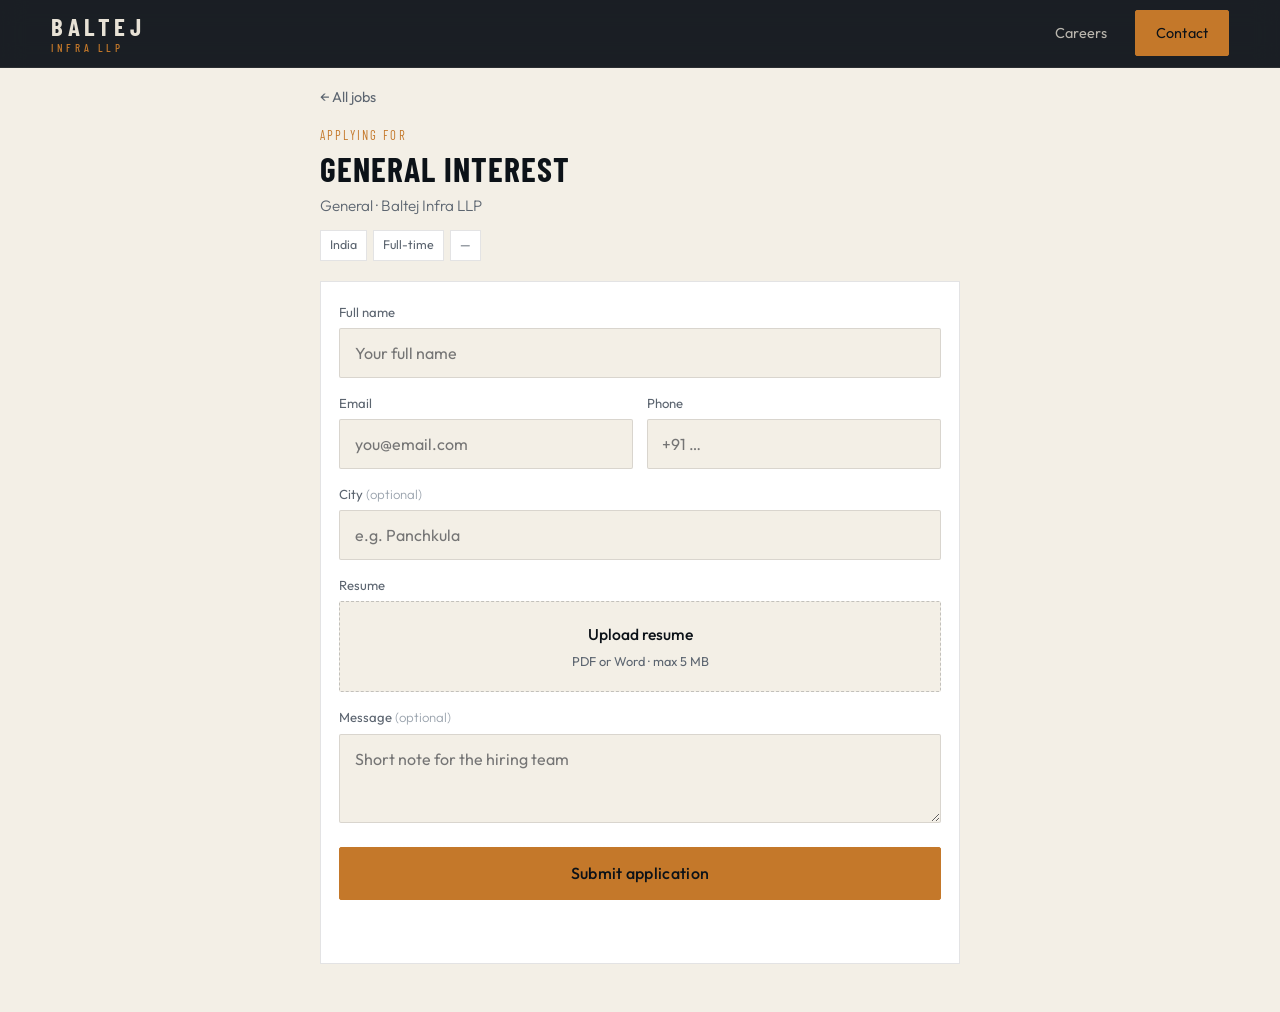
<file: apply.html>
<!DOCTYPE html>
<html lang="en">
<head>
  <meta charset="UTF-8" />
  <meta name="viewport" content="width=device-width, initial-scale=1.0, viewport-fit=cover" />
  <meta name="description" content="Apply for a role at M/s Baltej Infra LLP" />
  <title>Apply | M/s Baltej Infra LLP Careers</title>
  <link rel="icon" href="favicon.svg" type="image/svg+xml" />
  <link rel="stylesheet" href="style.css" />
  <link rel="preconnect" href="https://fonts.googleapis.com" />
  <link rel="preconnect" href="https://fonts.gstatic.com" crossorigin />
  <link href="https://fonts.googleapis.com/css2?family=Barlow+Condensed:wght@500;600;700&family=Outfit:wght@300;400;500;600&display=swap" rel="stylesheet" />
</head>
<body data-theme="standard" class="page-apply">

  <header class="main-header scrolled careers-header apply-topbar" id="navbar">
    <div class="container nav-container">
      <a href="index.html" class="brand" aria-label="Baltej Infra LLP Home">
        <span class="brand-mark">BALTEJ</span>
        <span class="brand-sub">INFRA LLP</span>
      </a>
      <nav class="nav-links">
        <a href="careers.html">Careers</a>
        <a href="index.html#contact" class="btn-primary nav-cta">Contact</a>
      </nav>
      <a href="careers.html#openings" class="apply-mobile-back">Jobs</a>
    </div>
  </header>

  <main class="apply-page">
    <div class="container apply-shell">
      <a href="careers.html#openings" class="apply-back-link apply-back-desktop">← All jobs</a>

      <header class="apply-role-banner">
        <p class="apply-role-label">Applying for</p>
        <h1 id="apply-job-title">Role</h1>
        <p class="apply-job-meta" id="apply-job-meta">Baltej Infra LLP</p>
        <p class="apply-job-chips" id="apply-job-facts"></p>
      </header>

      <section class="apply-form-panel">
        <div id="apply-form-view">
          <form id="job-application-form" class="apply-form" novalidate>
            <div class="apply-field">
              <label for="apply-name">Full name</label>
              <input id="apply-name" name="name" type="text" autocomplete="name" required placeholder="Your full name" />
            </div>

            <div class="apply-row">
              <div class="apply-field">
                <label for="apply-email">Email</label>
                <input id="apply-email" name="email" type="email" autocomplete="email" required placeholder="you@email.com" inputmode="email" />
              </div>
              <div class="apply-field">
                <label for="apply-phone">Phone</label>
                <input id="apply-phone" name="phone" type="tel" autocomplete="tel" required placeholder="+91 …" inputmode="tel" />
              </div>
            </div>

            <div class="apply-field">
              <label for="apply-location">City <span class="optional">(optional)</span></label>
              <input id="apply-location" name="location" type="text" autocomplete="address-level2" placeholder="e.g. Panchkula" />
            </div>

            <div class="apply-field">
              <label for="apply-resume">Resume</label>
              <div class="resume-dropzone" id="resume-dropzone" tabindex="0" role="button" aria-describedby="resume-help">
                <input
                  type="file"
                  id="apply-resume"
                  name="resume"
                  accept=".pdf,.doc,.docx,application/pdf,application/msword,application/vnd.openxmlformats-officedocument.wordprocessingml.document"
                  hidden
                />
                <div class="resume-dropzone-idle" id="resume-idle">
                  <p class="resume-drop-title">Upload resume</p>
                  <p id="resume-help" class="resume-help">PDF or Word · max 5 MB</p>
                </div>
                <div class="resume-dropzone-file" id="resume-file" hidden>
                  <div class="resume-file-icon" aria-hidden="true">PDF</div>
                  <div class="resume-file-meta">
                    <p class="resume-file-name" id="resume-file-name"></p>
                    <p class="resume-file-size" id="resume-file-size"></p>
                  </div>
                  <button type="button" class="resume-remove" id="resume-remove">Change</button>
                </div>
              </div>
              <p class="field-error" id="resume-error" hidden>Please upload a resume (PDF or Word, max 5 MB).</p>
            </div>

            <div class="apply-field">
              <label for="apply-cover">Message <span class="optional">(optional)</span></label>
              <textarea id="apply-cover" name="cover" rows="3" placeholder="Short note for the hiring team"></textarea>
            </div>

            <input type="hidden" id="apply-role" name="role" value="" />
            <input type="hidden" id="apply-linkedin" name="linkedin" value="" />

            <label class="apply-consent">
              <input type="checkbox" id="apply-consent" required />
              <span>I agree to be contacted about this role.</span>
            </label>

            <div class="apply-actions">
              <button type="submit" class="btn-primary apply-submit" id="apply-submit">Submit application</button>
            </div>
          </form>
        </div>

        <div id="apply-success" class="apply-success" hidden>
          <h2>Application submitted</h2>
          <p id="apply-success-copy"></p>
          <div class="apply-success-actions">
            <a href="careers.html#openings" class="btn-primary">View other roles</a>
            <a href="index.html" class="apply-text-link">Home</a>
          </div>
        </div>
      </section>
    </div>
  </main>

  <script src="app.js"></script>
  <script src="apply.js"></script>
</body>
</html>
</file>
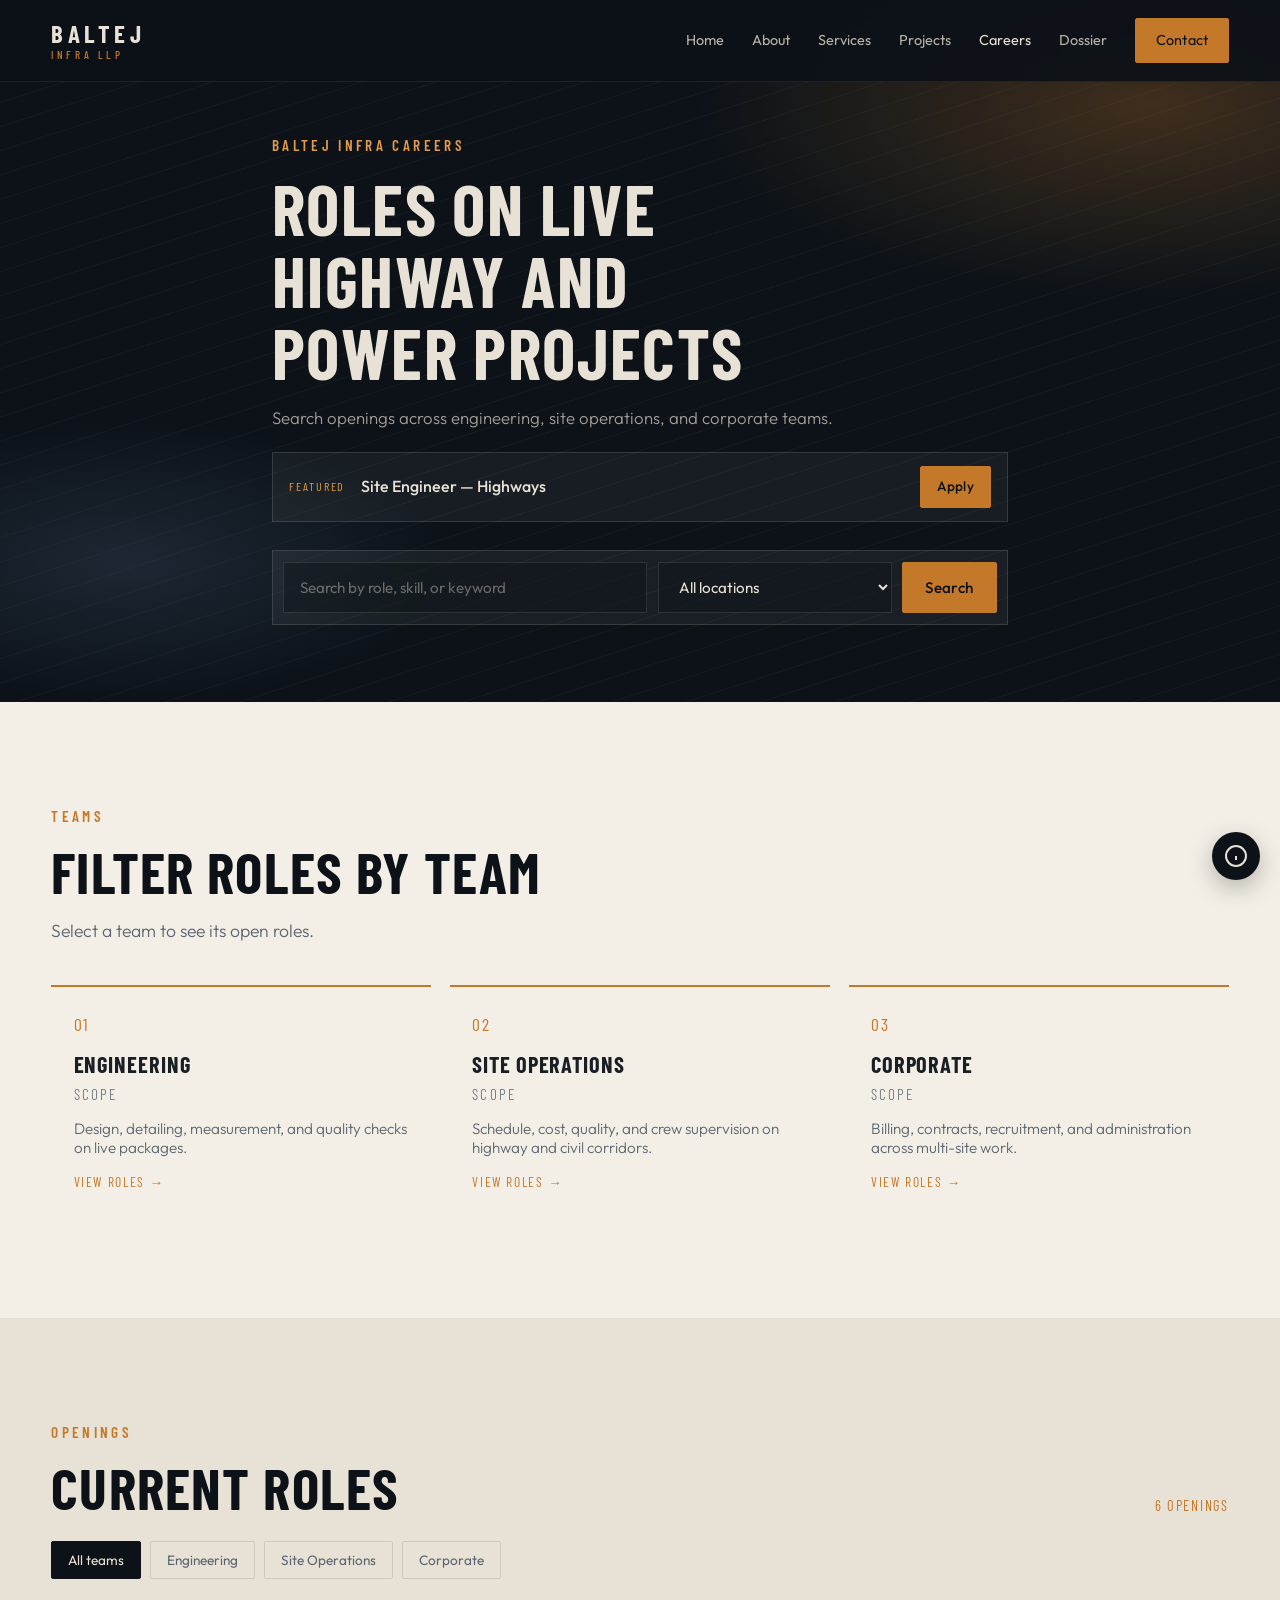
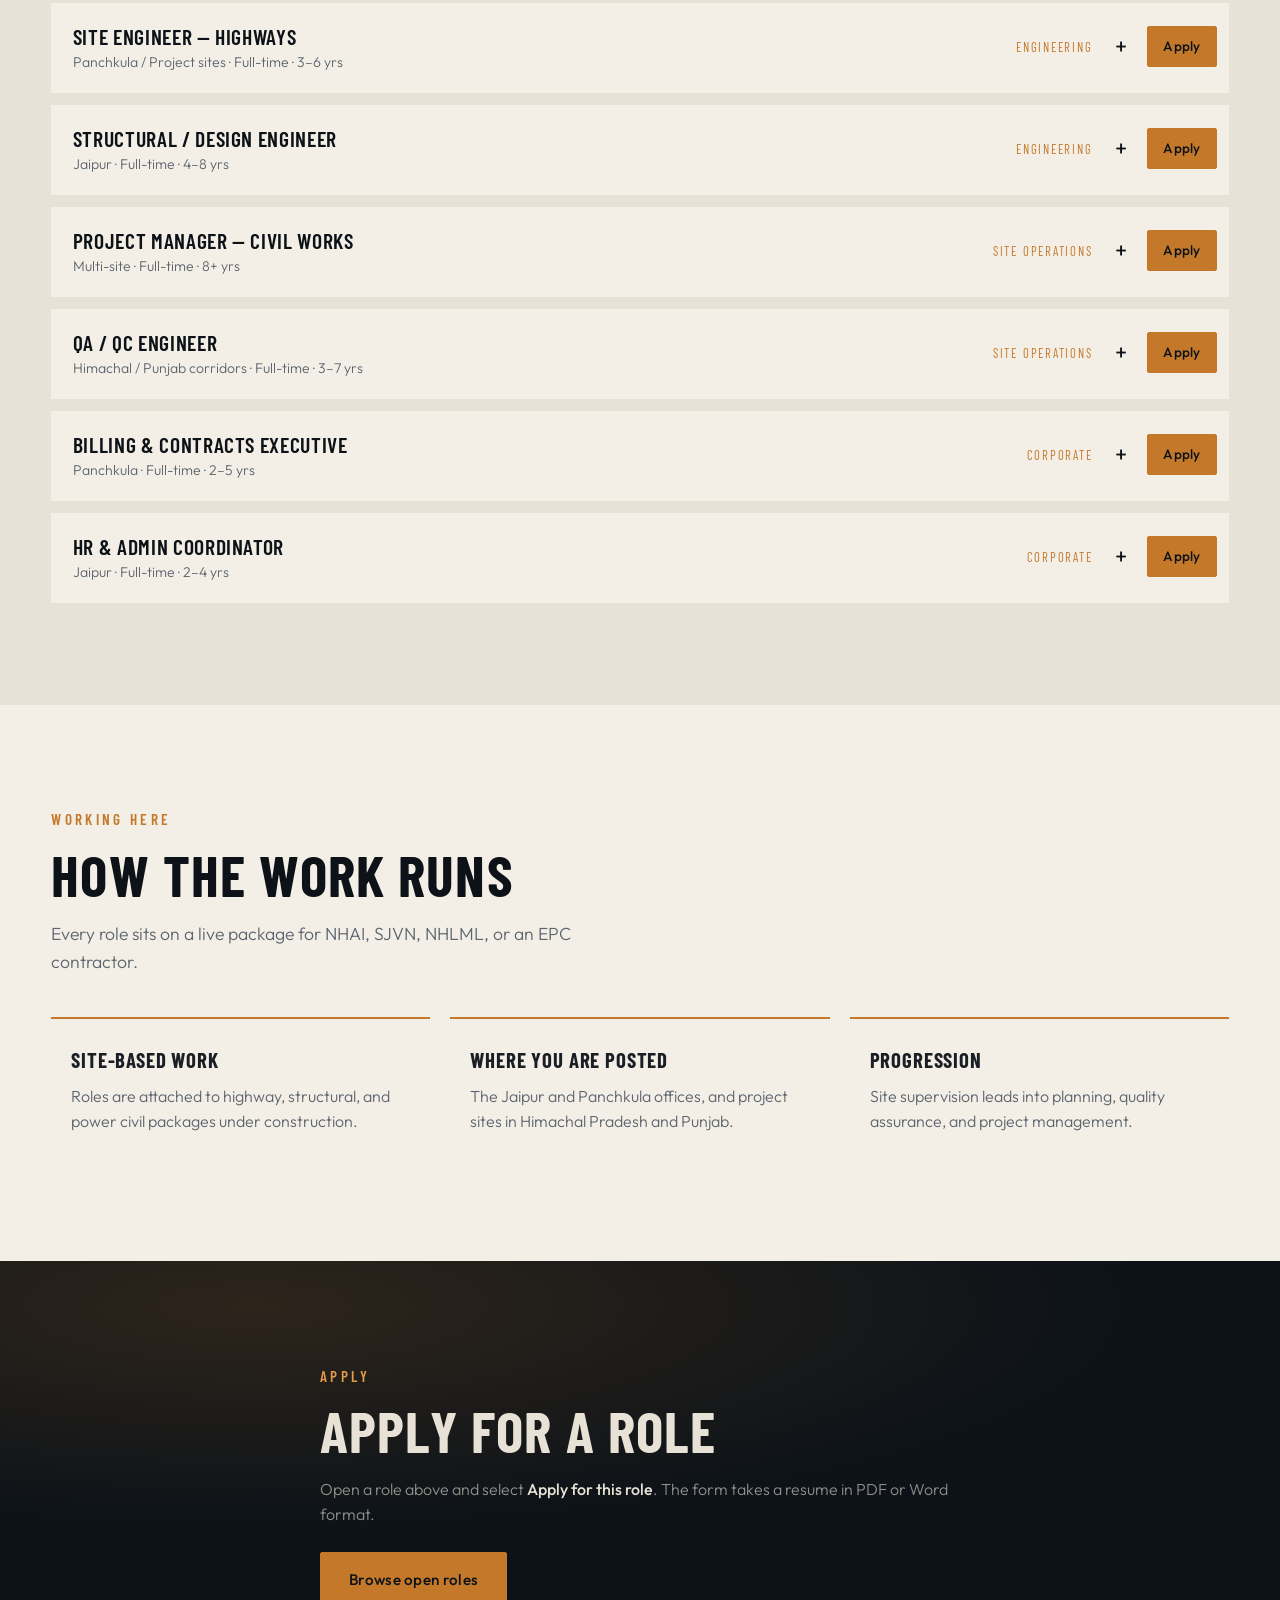
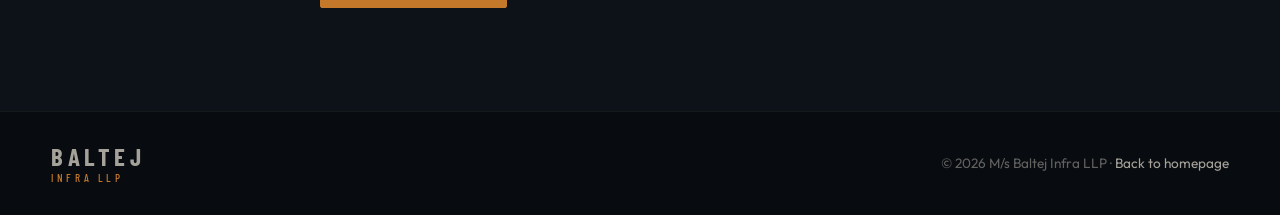
<file: careers.html>
<!DOCTYPE html>
<html lang="en">
<head>
  <meta charset="UTF-8" />
  <meta name="viewport" content="width=device-width, initial-scale=1.0" />
  <meta name="description" content="Careers at M/s Baltej Infra LLP — find roles in engineering, site operations, and corporate teams." />
  <title>Careers | M/s Baltej Infra LLP</title>
  <link rel="icon" href="favicon.svg" type="image/svg+xml" />
  <link rel="stylesheet" href="style.css" />
  <link rel="preconnect" href="https://fonts.googleapis.com" />
  <link rel="preconnect" href="https://fonts.gstatic.com" crossorigin />
  <link href="https://fonts.googleapis.com/css2?family=Barlow+Condensed:wght@500;600;700&family=Outfit:wght@300;400;500;600&display=swap" rel="stylesheet" />
</head>
<body data-theme="standard" class="page-careers">

  <aside id="a11y-hub" class="a11y-panel" aria-label="Accessibility Controls">
    <button id="a11y-toggle" class="a11y-btn" aria-expanded="false" aria-controls="a11y-menu">
      <svg width="24" height="24" viewBox="0 0 24 24" fill="none" stroke="currentColor" stroke-width="2"><circle cx="12" cy="12" r="10"></circle><path d="M12 16v-4"></path><path d="M12 8h.01"></path></svg>
      <span class="sr-only">Accessibility</span>
    </button>
    <div id="a11y-menu" class="a11y-content">
      <h3>Accessibility Hub</h3>
      <div class="a11y-control">
        <span>Font Size</span>
        <button id="btn-font-dec" aria-label="Decrease Font Size">A-</button>
        <button id="btn-font-inc" aria-label="Increase Font Size">A+</button>
      </div>
      <div class="a11y-control">
        <label for="toggle-contrast">High Contrast</label>
        <input type="checkbox" id="toggle-contrast" />
      </div>
      <div class="a11y-control">
        <label for="toggle-motion">Reduce Motion</label>
        <input type="checkbox" id="toggle-motion" />
      </div>
    </div>
  </aside>

  <header class="main-header scrolled careers-header" id="navbar">
    <div class="container nav-container">
      <a href="index.html" class="brand" aria-label="Baltej Infra LLP Home">
        <span class="brand-mark">BALTEJ</span>
        <span class="brand-sub">INFRA LLP</span>
      </a>
      <nav class="nav-links">
        <a href="index.html">Home</a>
        <a href="index.html#about">About</a>
        <a href="index.html#services">Services</a>
        <a href="index.html#portfolio">Projects</a>
        <a href="careers.html" aria-current="page">Careers</a>
        <a href="dossier.html">Dossier</a>
        <a href="index.html#contact" class="btn-primary nav-cta">Contact</a>
      </nav>
      <button class="mobile-toggle" aria-label="Toggle menu">
        <span></span><span></span><span></span>
      </button>
    </div>
  </header>

  <!-- Careers landing hero (separate site section) -->
  <section class="careers-hero">
    <div class="careers-hero-bg" aria-hidden="true"></div>
    <div class="container careers-hero-inner">
      <p class="careers-kicker">Baltej Infra Careers</p>
      <h1>Roles on live highway and power projects</h1>
      <p class="careers-hero-lead">Search openings across engineering, site operations, and corporate teams.</p>

      <div class="careers-featured">
        <span class="careers-featured-label">Featured</span>
        <strong>Site Engineer — Highways</strong>
        <a class="btn-primary careers-featured-apply" href="apply.html?role=Site%20Engineer%20%E2%80%94%20Highways">Apply</a>
      </div>

      <form class="careers-search" id="careers-search-form" role="search">
        <label class="sr-only" for="careers-query">Search jobs</label>
        <input id="careers-query" type="search" placeholder="Search by role, skill, or keyword" autocomplete="off" />
        <label class="sr-only" for="careers-location">Location</label>
        <select id="careers-location">
          <option value="all">All locations</option>
          <option value="jaipur">Jaipur</option>
          <option value="panchkula">Panchkula</option>
          <option value="himachal">Himachal / Project sites</option>
          <option value="punjab">Punjab corridors</option>
          <option value="multi">Multi-site</option>
        </select>
        <button type="submit" class="btn-primary">Search</button>
      </form>
    </div>
  </section>

  <!-- Teams -->
  <section class="careers-teams section-pad" id="teams">
    <div class="container">
      <div class="section-header slide-up">
        <p class="eyebrow">Teams</p>
        <h2 class="section-title">Filter roles by team</h2>
        <p class="section-lead">Select a team to see its open roles.</p>
      </div>
      <div class="careers-team-grid stagger-container">
        <button type="button" class="careers-team-card stagger-item" data-team="engineering">
          <span class="cap-index">01</span>
          <h3>Engineering</h3>
          <p class="team-who">Scope</p>
          <p>Design, detailing, measurement, and quality checks on live packages.</p>
          <span class="team-cta">View roles →</span>
        </button>
        <button type="button" class="careers-team-card stagger-item" data-team="site">
          <span class="cap-index">02</span>
          <h3>Site Operations</h3>
          <p class="team-who">Scope</p>
          <p>Schedule, cost, quality, and crew supervision on highway and civil corridors.</p>
          <span class="team-cta">View roles →</span>
        </button>
        <button type="button" class="careers-team-card stagger-item" data-team="corporate">
          <span class="cap-index">03</span>
          <h3>Corporate</h3>
          <p class="team-who">Scope</p>
          <p>Billing, contracts, recruitment, and administration across multi-site work.</p>
          <span class="team-cta">View roles →</span>
        </button>
      </div>
    </div>
  </section>

  <!-- Job results -->
  <section class="careers-results section-pad" id="openings">
    <div class="container">
      <div class="careers-results-header slide-up">
        <div>
          <p class="eyebrow">Openings</p>
          <h2 class="section-title">Current roles</h2>
        </div>
        <p class="careers-count" id="careers-count">6 openings</p>
      </div>

      <div class="careers-filters" id="careers-filters">
        <button type="button" class="filter-btn active" data-filter="all">All teams</button>
        <button type="button" class="filter-btn" data-filter="engineering">Engineering</button>
        <button type="button" class="filter-btn" data-filter="site">Site Operations</button>
        <button type="button" class="filter-btn" data-filter="corporate">Corporate</button>
      </div>

      <div class="careers-job-list" id="careers-job-list" aria-live="polite">
        <!-- populated by careers.js -->
      </div>
      <p class="jobs-empty" id="careers-empty" hidden>No roles match your search. Try another keyword or location.</p>
    </div>
  </section>

  <!-- Working here -->
  <section class="careers-life section-pad" id="life">
    <div class="container">
      <div class="section-header slide-up">
        <p class="eyebrow">Working here</p>
        <h2 class="section-title">How the work runs</h2>
        <p class="section-lead">Every role sits on a live package for NHAI, SJVN, NHLML, or an EPC contractor.</p>
      </div>
      <div class="careers-life-grid stagger-container">
        <article class="careers-life-item stagger-item">
          <h3>Site-based work</h3>
          <p>Roles are attached to highway, structural, and power civil packages under construction.</p>
        </article>
        <article class="careers-life-item stagger-item">
          <h3>Where you are posted</h3>
          <p>The Jaipur and Panchkula offices, and project sites in Himachal Pradesh and Punjab.</p>
        </article>
        <article class="careers-life-item stagger-item">
          <h3>Progression</h3>
          <p>Site supervision leads into planning, quality assurance, and project management.</p>
        </article>
      </div>
    </div>
  </section>

  <!-- Apply CTA -->
  <section class="careers-apply section-pad" id="apply">
    <div class="container careers-apply-cta stagger-container">
      <div class="stagger-item">
        <p class="eyebrow light">Apply</p>
        <h2 class="section-title on-dark">Apply for a role</h2>
        <p class="contact-subtitle">Open a role above and select <strong>Apply for this role</strong>. The form takes a resume in PDF or Word format.</p>
        <a href="#openings" class="btn-primary">Browse open roles</a>
      </div>
    </div>
  </section>

  <footer class="main-footer">
    <div class="container footer-content">
      <a href="index.html" class="brand">
        <span class="brand-mark">BALTEJ</span>
        <span class="brand-sub">INFRA LLP</span>
      </a>
      <p>&copy; 2026 M/s Baltej Infra LLP · <a href="index.html">Back to homepage</a></p>
    </div>
  </footer>

  <script src="app.js"></script>
  <script src="careers.js"></script>
</body>
</html>
</file>
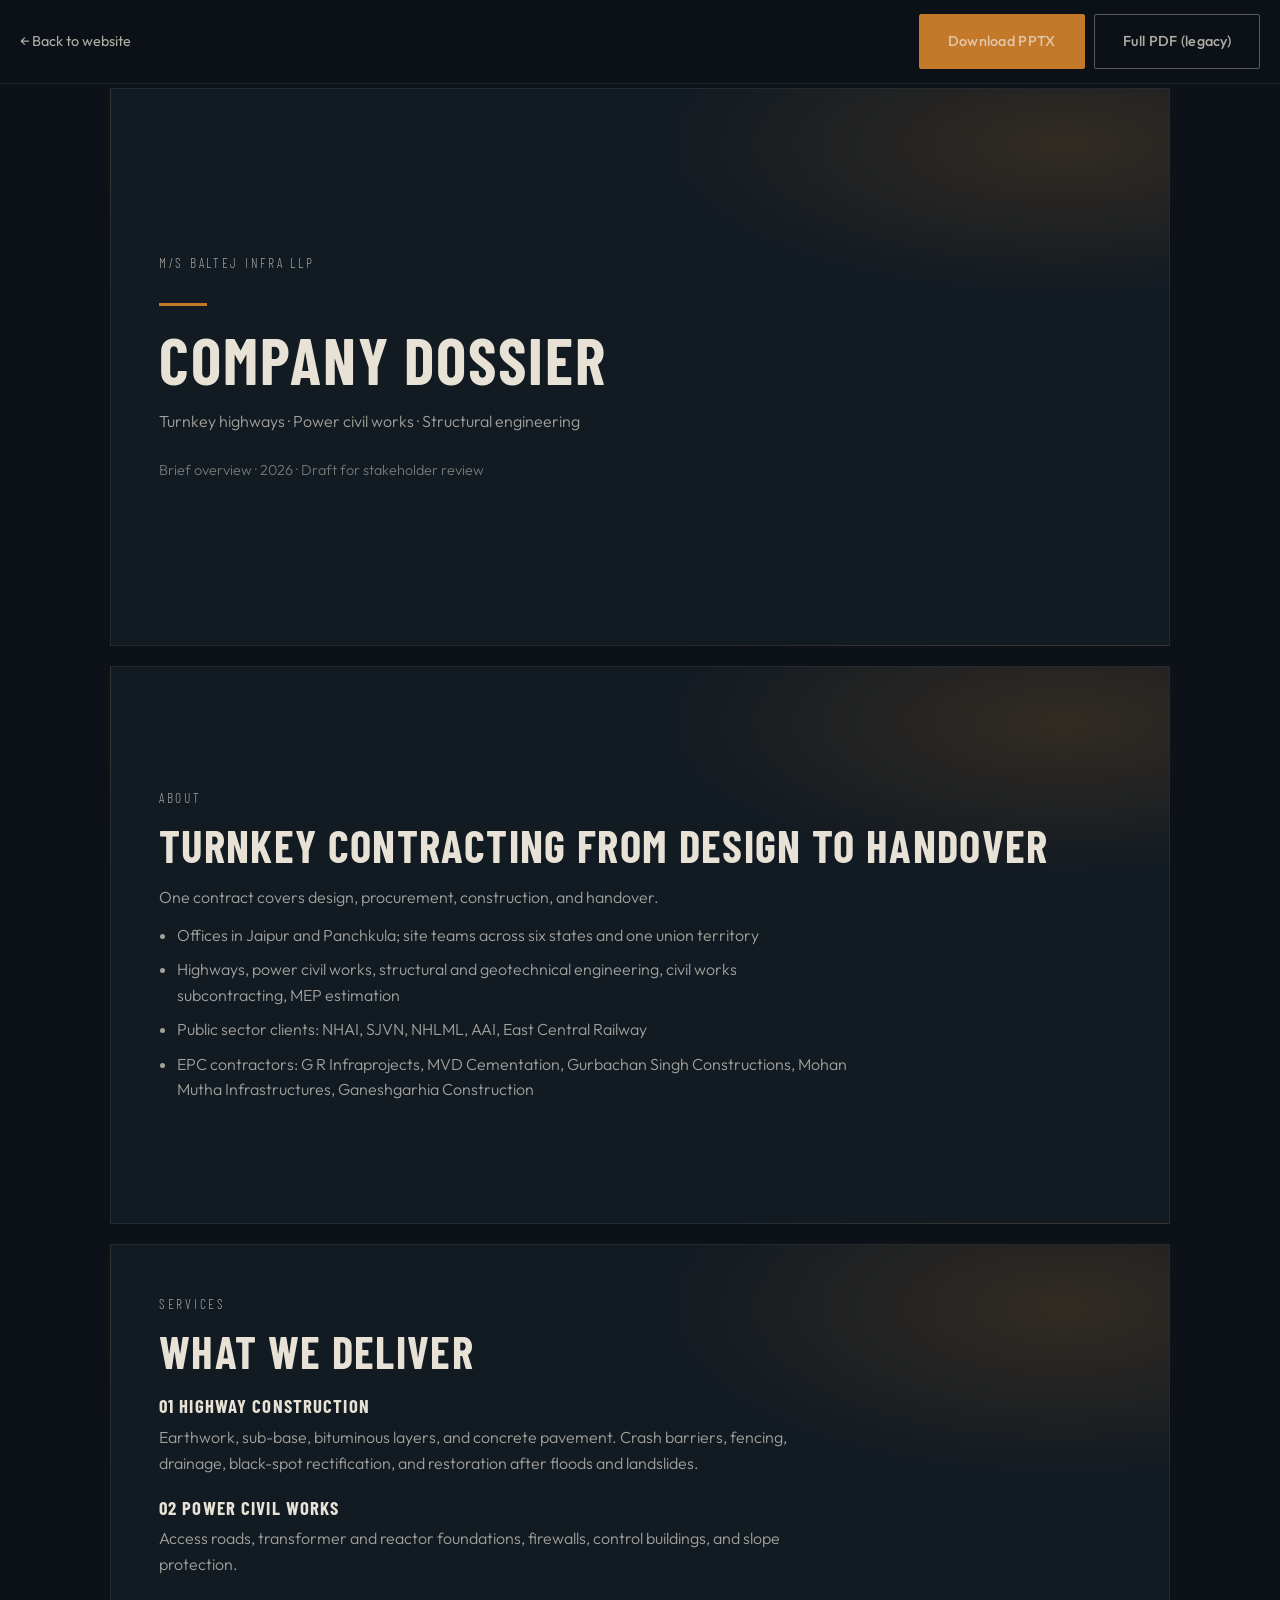
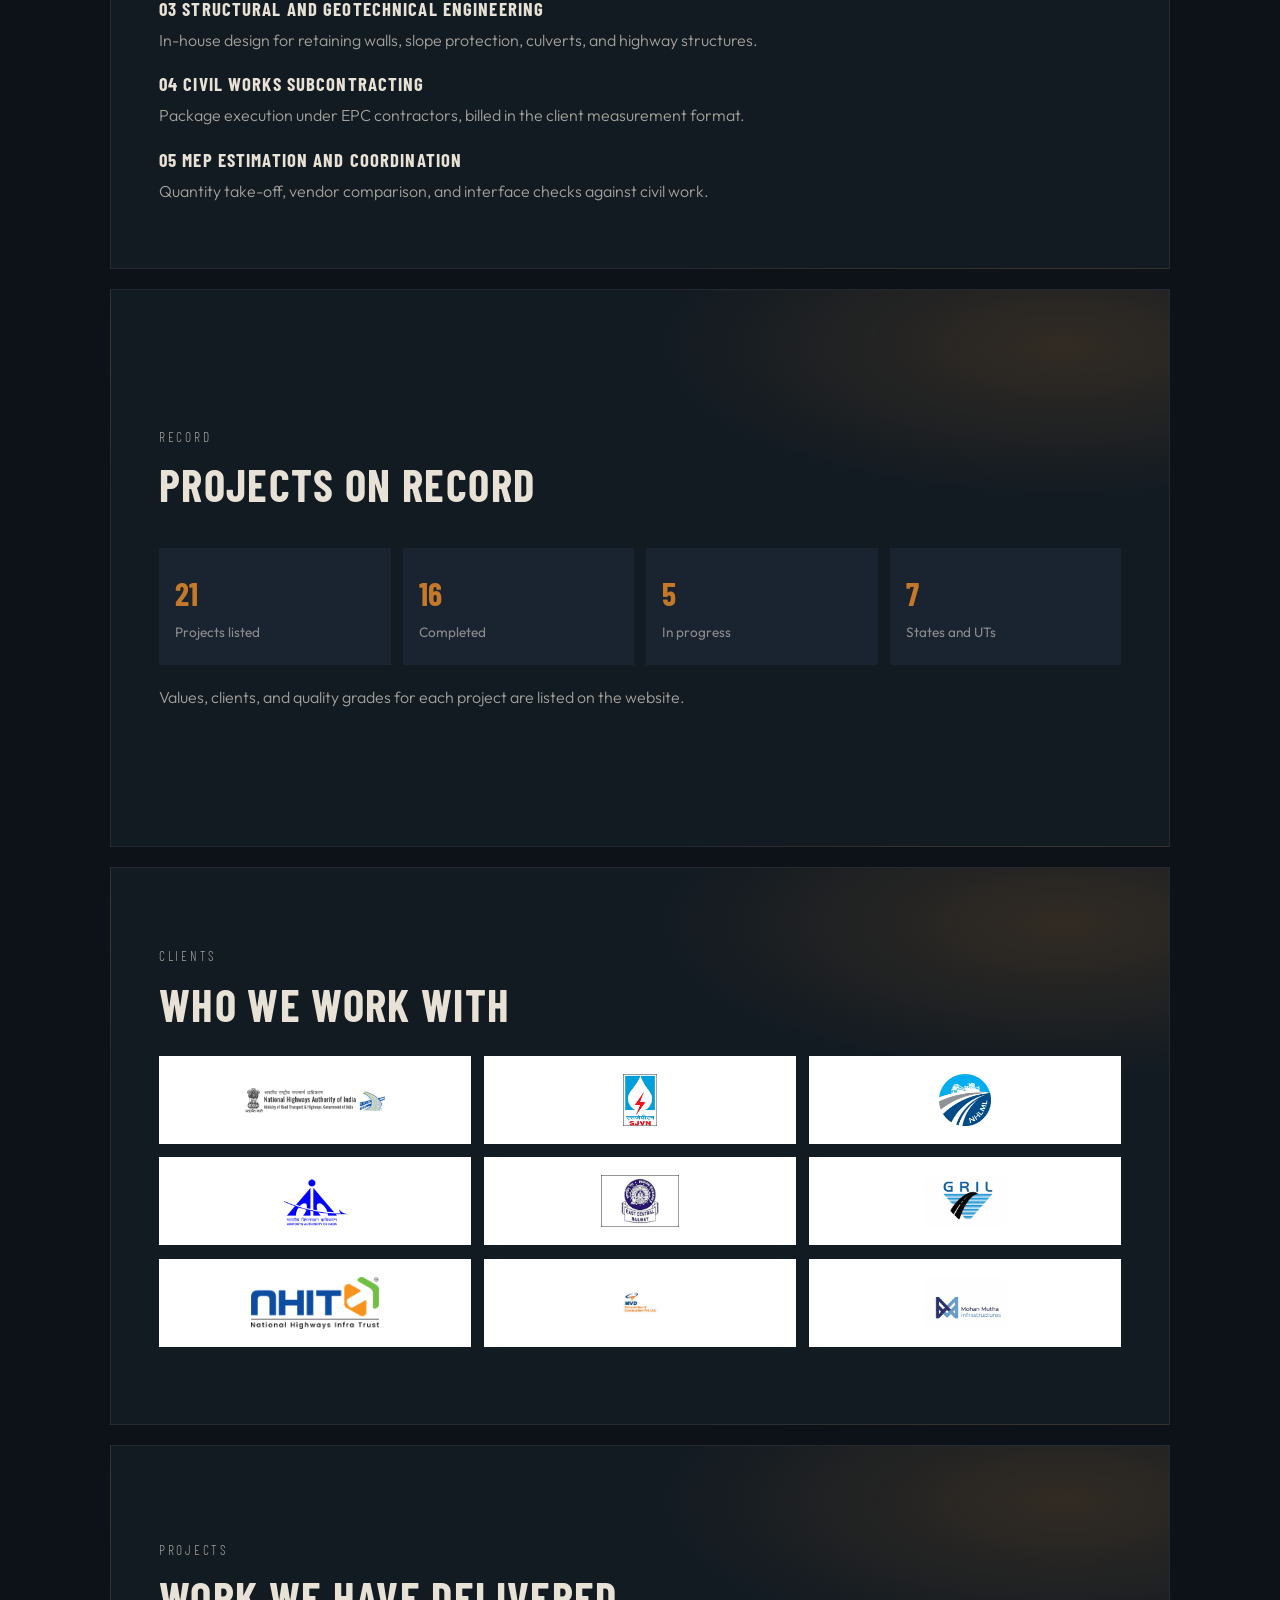
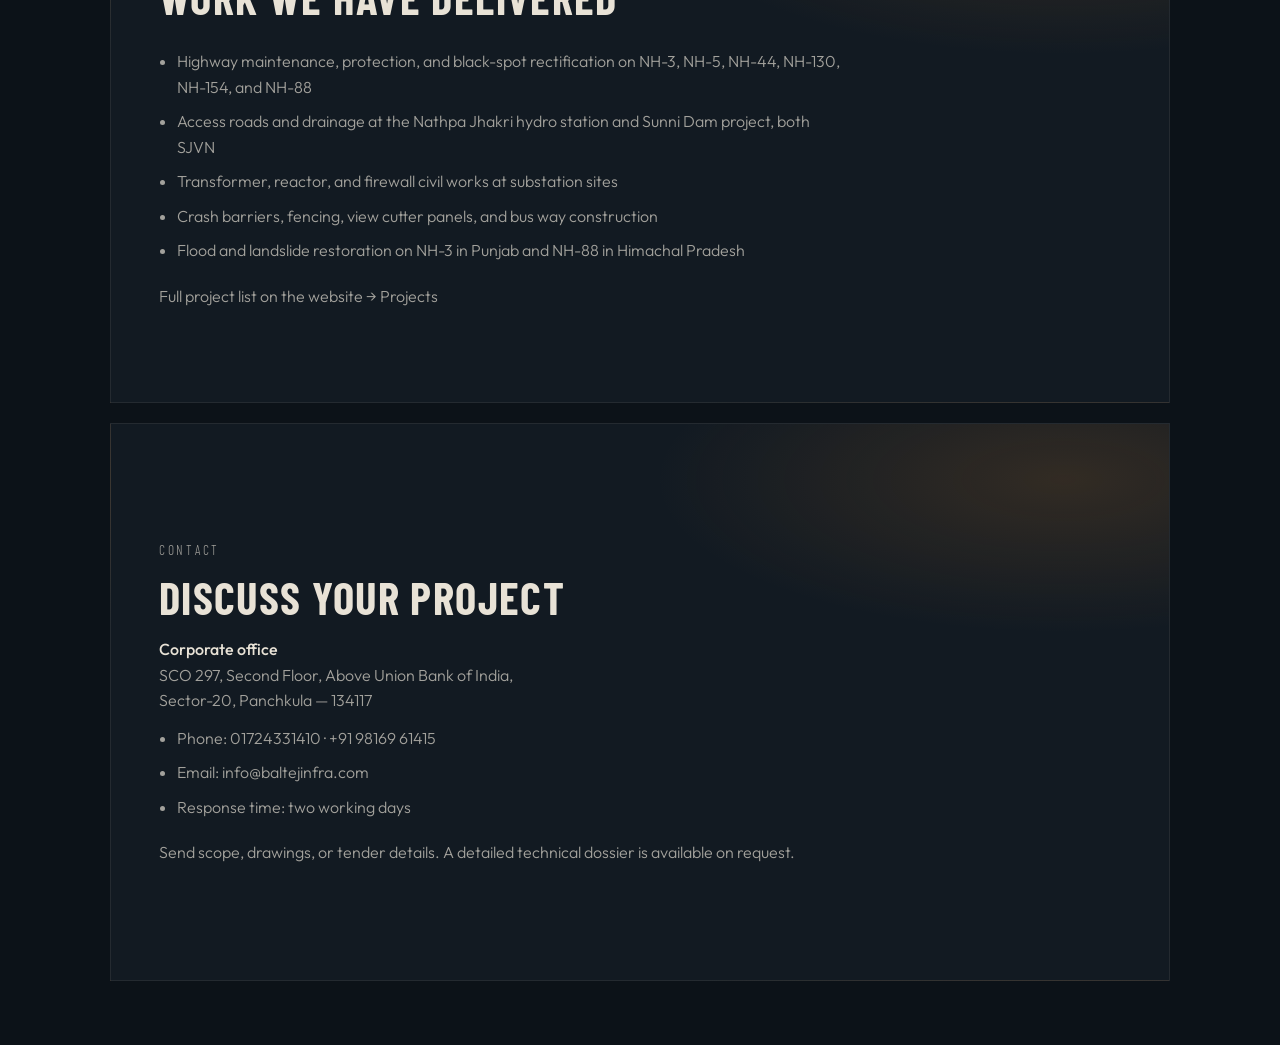
<file: dossier.html>
<!DOCTYPE html>
<html lang="en">
<head>
  <meta charset="UTF-8" />
  <meta name="viewport" content="width=device-width, initial-scale=1.0" />
  <title>Brief Dossier | M/s Baltej Infra LLP</title>
  <link rel="icon" href="favicon.svg" type="image/svg+xml" />
  <link rel="stylesheet" href="style.css" />
  <link rel="preconnect" href="https://fonts.googleapis.com" />
  <link rel="preconnect" href="https://fonts.gstatic.com" crossorigin />
  <link href="https://fonts.googleapis.com/css2?family=Barlow+Condensed:wght@500;600;700&family=Outfit:wght@300;400;500;600&display=swap" rel="stylesheet" />
  <style>
    body.page-dossier { background: var(--c-ink); color: var(--c-sand); }
    .dossier-bar {
      position: fixed; inset: 0 0 auto 0; z-index: 50;
      display: flex; align-items: center; justify-content: space-between; gap: 1rem;
      padding: 0.85rem 1.25rem;
      background: rgba(12,18,24,0.92); border-bottom: 1px solid rgba(232,226,214,0.1);
      backdrop-filter: blur(12px);
    }
    .dossier-bar a { color: rgba(232,226,214,0.75); font-size: 0.9rem; }
    .dossier-bar a:hover { color: var(--c-copper-light); }
    .dossier-actions { display: flex; gap: 0.6rem; flex-wrap: wrap; }
    .deck {
      max-width: 1100px; margin: 0 auto; padding: 5.5rem 1.25rem 4rem;
      display: grid; gap: 1.25rem;
    }
    .slide {
      min-height: 62vh;
      background:
        radial-gradient(ellipse 70% 50% at 90% 10%, rgba(196,120,42,0.18), transparent 55%),
        #121a22;
      border: 1px solid rgba(232,226,214,0.08);
      padding: clamp(1.75rem, 4vw, 3rem);
      display: flex; flex-direction: column; justify-content: center;
    }
    .slide-kicker {
      font-family: var(--font-display); letter-spacing: 0.2em; text-transform: uppercase;
      color: var(--c-copper); font-size: 0.85rem; margin-bottom: 0.85rem;
    }
    .slide h1, .slide h2 {
      font-family: var(--font-display); text-transform: uppercase; letter-spacing: 0.03em;
      line-height: 1.05; margin-bottom: 1rem;
    }
    .slide h1 { font-size: clamp(2.4rem, 6vw, 4rem); }
    .slide h2 { font-size: clamp(1.8rem, 4vw, 2.8rem); }
    .slide p, .slide li { color: rgba(232,226,214,0.68); font-weight: 300; max-width: 42rem; }
    .slide ul { margin: 0.75rem 0 0 1.1rem; display: grid; gap: 0.55rem; }
    .slide-accent { width: 3rem; height: 3px; background: var(--c-copper); margin: 1rem 0 1.25rem; }
    .stat-row { display: grid; grid-template-columns: repeat(4, 1fr); gap: 0.75rem; margin-top: 1.5rem; }
    .stat-box { background: #1a2330; padding: 1.25rem 1rem; }
    .stat-box strong { display: block; font-family: var(--font-display); font-size: 2rem; color: var(--c-copper); }
    .stat-box span { font-size: 0.85rem; color: rgba(232,226,214,0.55); }
    .cap-block { margin-bottom: 1rem; }
    .cap-block h3 { font-family: var(--font-display); letter-spacing: 0.06em; text-transform: uppercase; margin-bottom: 0.25rem; }
    .dossier-logo-grid {
      display: grid;
      grid-template-columns: repeat(3, 1fr);
      gap: 0.85rem;
      margin-top: 0.75rem;
    }
    .dossier-logo-card {
      background: #fff;
      min-height: 88px;
      display: flex;
      align-items: center;
      justify-content: center;
      padding: 0.85rem 1rem;
    }
    .dossier-logo-card img {
      max-height: 52px;
      max-width: 140px;
      width: auto;
      height: auto;
      object-fit: contain;
    }
    @media (max-width: 760px) {
      .stat-row { grid-template-columns: 1fr 1fr; }
      .dossier-logo-grid { grid-template-columns: 1fr 1fr; }
    }
  </style>
</head>
<body class="page-dossier">
  <div class="dossier-bar">
    <a href="index.html">← Back to website</a>
    <div class="dossier-actions">
      <a class="btn-primary" href="Baltej_Infra_Brief_Dossier.pptx" download>Download PPTX</a>
      <a class="btn-ghost" href="dossier_v2.pdf" download>Full PDF (legacy)</a>
    </div>
  </div>

  <main class="deck" aria-label="Brief company dossier slides">
    <section class="slide">
      <p class="slide-kicker">M/s Baltej Infra LLP</p>
      <div class="slide-accent"></div>
      <h1>Company Dossier</h1>
      <p>Turnkey highways · Power civil works · Structural engineering</p>
      <p style="margin-top:1.5rem;font-size:0.9rem;opacity:0.7">Brief overview · 2026 · Draft for stakeholder review</p>
    </section>

    <section class="slide">
      <p class="slide-kicker">About</p>
      <h2>Turnkey contracting from design to handover</h2>
      <p>One contract covers design, procurement, construction, and handover.</p>
      <ul>
        <li>Offices in Jaipur and Panchkula; site teams across six states and one union territory</li>
        <li>Highways, power civil works, structural and geotechnical engineering, civil works subcontracting, MEP estimation</li>
        <li>Public sector clients: NHAI, SJVN, NHLML, AAI, East Central Railway</li>
        <li>EPC contractors: G R Infraprojects, MVD Cementation, Gurbachan Singh Constructions, Mohan Mutha Infrastructures, Ganeshgarhia Construction</li>
      </ul>
    </section>

    <section class="slide">
      <p class="slide-kicker">Services</p>
      <h2>What we deliver</h2>
      <div class="cap-block"><h3>01 Highway construction</h3><p>Earthwork, sub-base, bituminous layers, and concrete pavement. Crash barriers, fencing, drainage, black-spot rectification, and restoration after floods and landslides.</p></div>
      <div class="cap-block"><h3>02 Power civil works</h3><p>Access roads, transformer and reactor foundations, firewalls, control buildings, and slope protection.</p></div>
      <div class="cap-block"><h3>03 Structural and geotechnical engineering</h3><p>In-house design for retaining walls, slope protection, culverts, and highway structures.</p></div>
      <div class="cap-block"><h3>04 Civil works subcontracting</h3><p>Package execution under EPC contractors, billed in the client measurement format.</p></div>
      <div class="cap-block"><h3>05 MEP estimation and coordination</h3><p>Quantity take-off, vendor comparison, and interface checks against civil work.</p></div>
    </section>

    <section class="slide">
      <p class="slide-kicker">Record</p>
      <h2>Projects on record</h2>
      <div class="stat-row">
        <div class="stat-box"><strong>21</strong><span>Projects listed</span></div>
        <div class="stat-box"><strong>16</strong><span>Completed</span></div>
        <div class="stat-box"><strong>5</strong><span>In progress</span></div>
        <div class="stat-box"><strong>7</strong><span>States and UTs</span></div>
      </div>
      <p style="margin-top:1.25rem">Values, clients, and quality grades for each project are listed on the website.</p>
    </section>

    <section class="slide">
      <p class="slide-kicker">Clients</p>
      <h2>Who we work with</h2>
      <div class="dossier-logo-grid">
        <div class="dossier-logo-card" title="NHAI"><img src="images/logo-nhai.png" alt="NHAI"></div>
        <div class="dossier-logo-card" title="SJVN"><img src="images/sjvn-logo.png" alt="SJVN"></div>
        <div class="dossier-logo-card" title="NHLML"><img src="images/logo-nhlml.jpg" alt="NHLML"></div>
        <div class="dossier-logo-card" title="AAI"><img src="images/logo-aai.png" alt="AAI"></div>
        <div class="dossier-logo-card" title="East Central Railway"><img src="images/logo-ecr.jpg" alt="East Central Railway"></div>
        <div class="dossier-logo-card" title="GR Infraprojects"><img src="images/logo-gril.png" alt="GR Infraprojects"></div>
        <div class="dossier-logo-card" title="NHIT"><img src="images/logo-nhit.png" alt="NHIT"></div>
        <div class="dossier-logo-card" title="MVD"><img src="images/mvd-logo.jpg" alt="MVD"></div>
        <div class="dossier-logo-card" title="Mohan Mutha"><img src="images/logo-mm.png" alt="Mohan Mutha"></div>
      </div>
    </section>

    <section class="slide">
      <p class="slide-kicker">Projects</p>
      <h2>Work we have delivered</h2>
      <ul>
        <li>Highway maintenance, protection, and black-spot rectification on NH-3, NH-5, NH-44, NH-130, NH-154, and NH-88</li>
        <li>Access roads and drainage at the Nathpa Jhakri hydro station and Sunni Dam project, both SJVN</li>
        <li>Transformer, reactor, and firewall civil works at substation sites</li>
        <li>Crash barriers, fencing, view cutter panels, and bus way construction</li>
        <li>Flood and landslide restoration on NH-3 in Punjab and NH-88 in Himachal Pradesh</li>
      </ul>
      <p style="margin-top:1.25rem">Full project list on the website → Projects</p>
    </section>

    <section class="slide">
      <p class="slide-kicker">Contact</p>
      <h2>Discuss your project</h2>
      <p><strong style="color:var(--c-sand);font-weight:500">Corporate office</strong><br/>
        SCO 297, Second Floor, Above Union Bank of India,<br/>
        Sector-20, Panchkula — 134117</p>
      <ul>
        <li>Phone: 01724331410 · +91 98169 61415</li>
        <li>Email: info@baltejinfra.com</li>
        <li>Response time: two working days</li>
      </ul>
      <p style="margin-top:1.25rem">Send scope, drawings, or tender details. A detailed technical dossier is available on request.</p>
    </section>
  </main>
</body>
</html>
</file>
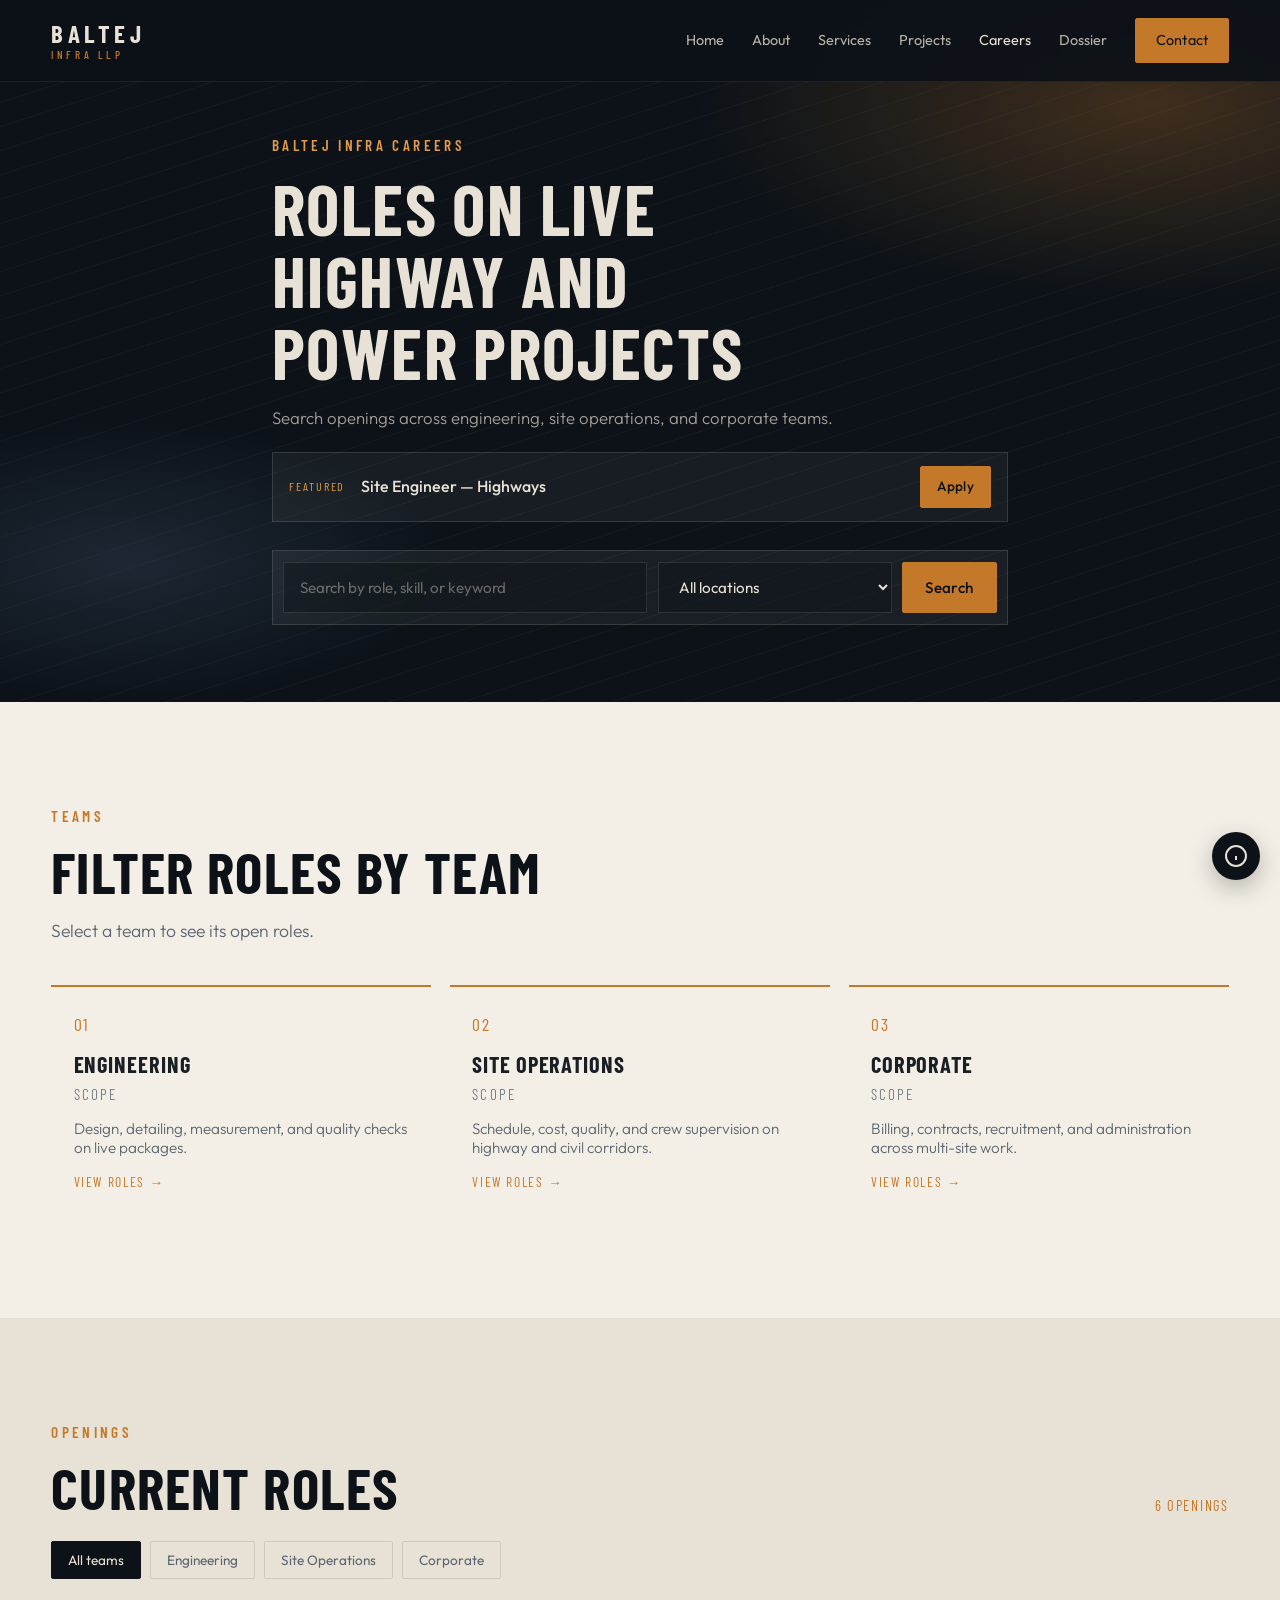
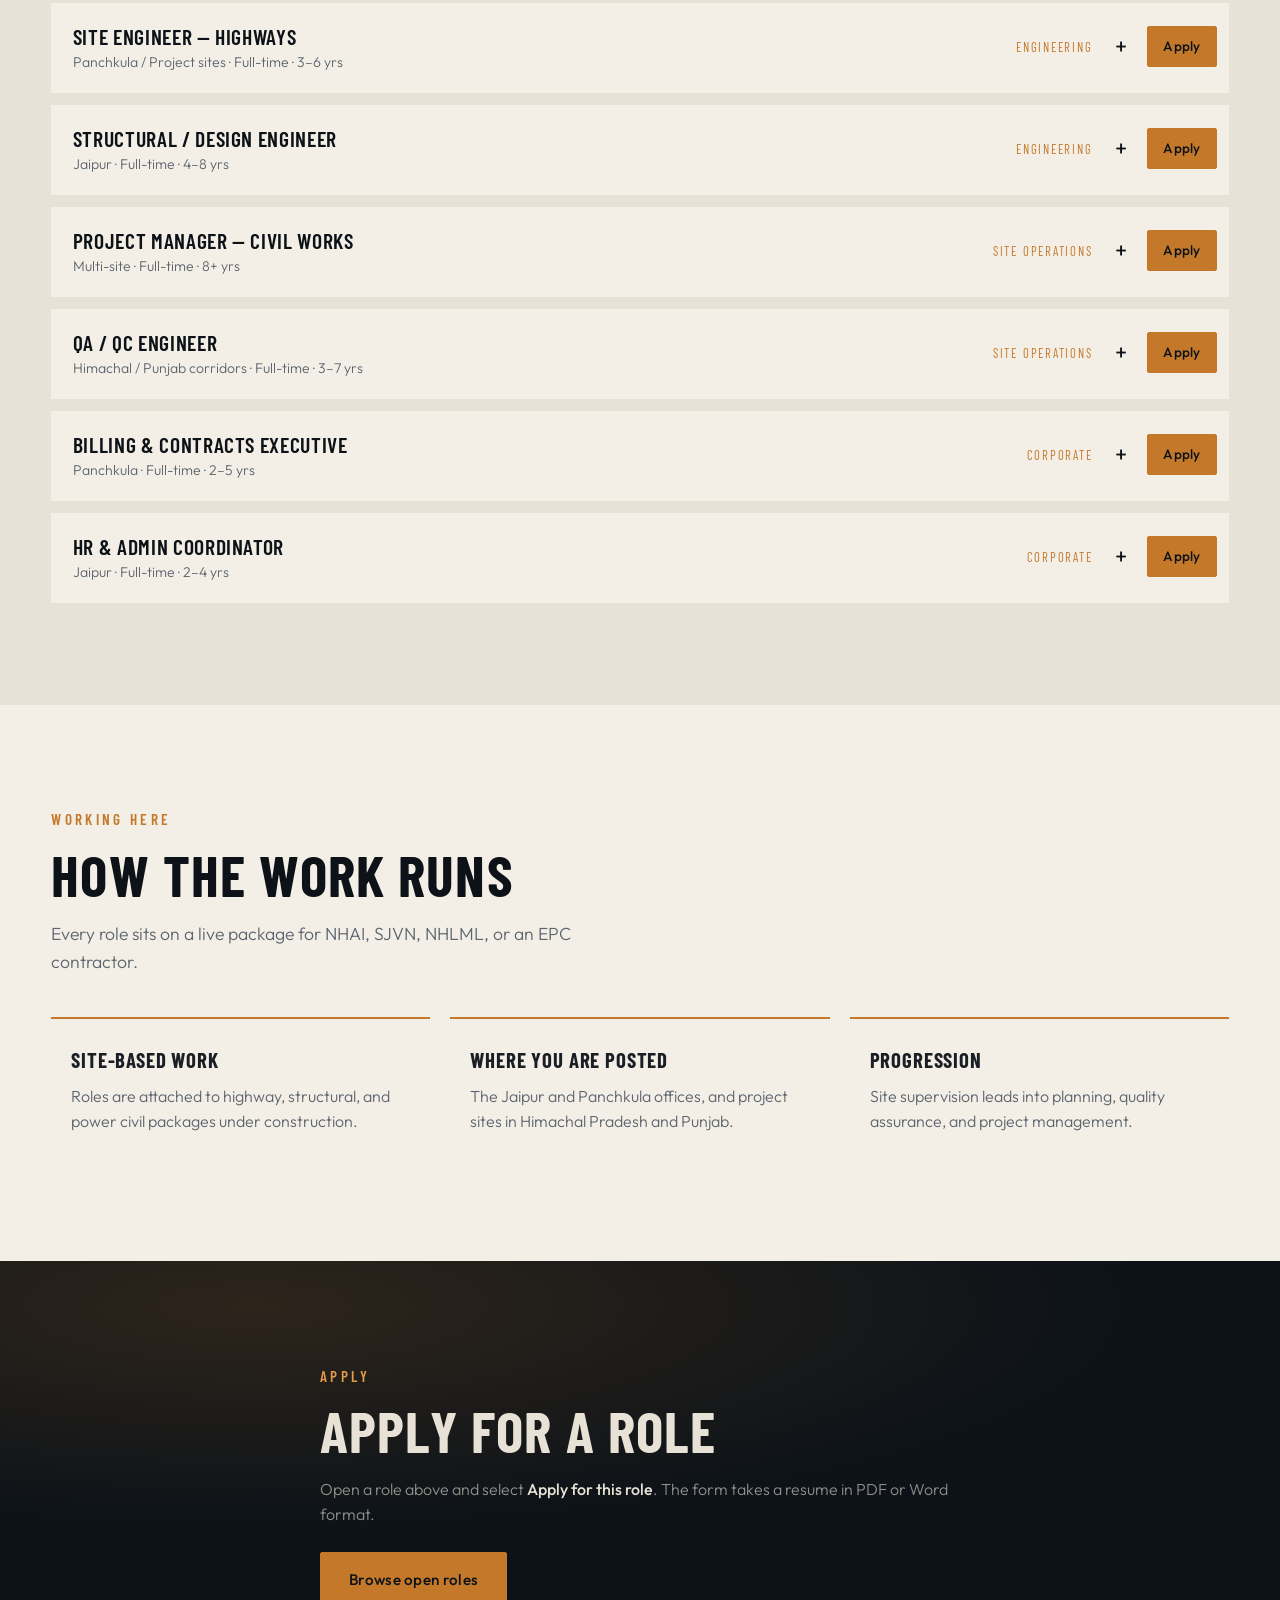
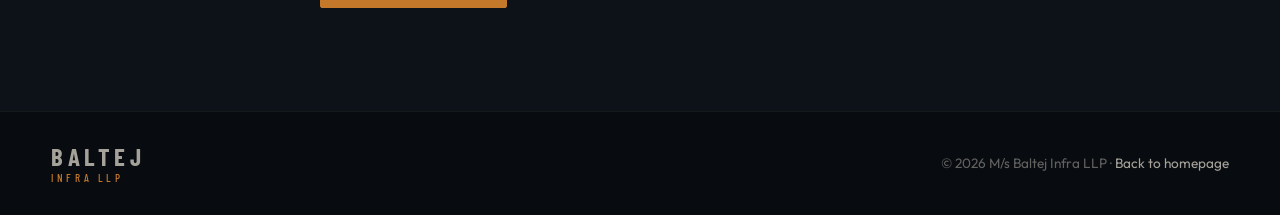
<file: jobs.html>
<!DOCTYPE html>
<html lang="en">
<head>
  <meta charset="UTF-8" />
  <meta http-equiv="refresh" content="0; url=careers.html" />
  <link rel="canonical" href="careers.html" />
  <title>Redirecting to Careers…</title>
  <script>location.replace('careers.html');</script>
</head>
<body>
  <p>Redirecting to <a href="careers.html">Careers</a>…</p>
</body>
</html>
</file>
<file: style.css>
:root {
  /* Industrial cinematic palette — charcoal, concrete, copper */
  --c-ink: #0c1218;
  --c-slate: #1a2330;
  --c-steel: #3d5168;
  --c-concrete: #c8c3b8;
  --c-copper: #c4782a;
  --c-copper-light: #e09a4a;
  --c-sand: #e8e2d6;
  --c-paper: #f3efe6;
  --c-text: #1a1f26;
  --c-muted: #5c6570;
  --c-white: #ffffff;
  --c-line: rgba(26, 31, 38, 0.12);

  --font-display: 'Barlow Condensed', sans-serif;
  --font-body: 'Outfit', sans-serif;

  --container-max: 1180px;
  --section-pad: clamp(4.5rem, 8vw, 7rem) 0;
  --tr: 0.35s cubic-bezier(0.22, 1, 0.36, 1);
  --radius: 2px;
}

[data-theme="high-contrast"] {
  --c-ink: #000000;
  --c-slate: #000000;
  --c-steel: #ffffff;
  --c-concrete: #ffffff;
  --c-copper: #ffff00;
  --c-copper-light: #ffff00;
  --c-sand: #111111;
  --c-paper: #000000;
  --c-text: #ffffff;
  --c-muted: #cccccc;
  --c-line: #ffffff;
}

*,
*::before,
*::after {
  margin: 0;
  padding: 0;
  box-sizing: border-box;
}

[hidden] {
  display: none !important;
}

html {
  font-size: 16px;
  scroll-behavior: smooth;
}

@media (prefers-reduced-motion: reduce),
[data-reduced-motion="true"] {
  html {
    scroll-behavior: auto;
  }
  *,
  *::before,
  *::after {
    animation-duration: 0.01ms !important;
    animation-iteration-count: 1 !important;
    transition-duration: 0.01ms !important;
  }
  .hero-scroll,
  .scroll-line {
    display: none !important;
  }
}

body {
  font-family: var(--font-body);
  background: var(--c-paper);
  color: var(--c-text);
  line-height: 1.6;
  /* clip, not hidden: hidden makes body a scroll container and breaks sticky children */
  overflow-x: clip;
  -webkit-font-smoothing: antialiased;
}

a {
  text-decoration: none;
  color: inherit;
}

img {
  max-width: 100%;
  display: block;
}

.sr-only {
  position: absolute;
  width: 1px;
  height: 1px;
  padding: 0;
  margin: -1px;
  overflow: hidden;
  clip: rect(0, 0, 0, 0);
  border: 0;
}

.container {
  width: min(92%, var(--container-max));
  margin: 0 auto;
}

.section-pad {
  padding: var(--section-pad);
}

.eyebrow {
  font-family: var(--font-display);
  font-size: 0.95rem;
  font-weight: 600;
  letter-spacing: 0.22em;
  text-transform: uppercase;
  color: var(--c-copper);
  margin-bottom: 0.75rem;
}

.eyebrow.light {
  color: var(--c-copper-light);
}

.section-title {
  font-family: var(--font-display);
  font-size: clamp(2.4rem, 5vw, 3.6rem);
  font-weight: 700;
  line-height: 1.05;
  letter-spacing: 0.02em;
  text-transform: uppercase;
  color: var(--c-ink);
  margin-bottom: 1rem;
}

.section-title.on-dark {
  color: var(--c-sand);
}

.section-lead,
.about-copy {
  font-size: 1.1rem;
  color: var(--c-muted);
  max-width: 38rem;
  font-weight: 300;
}

.about-copy + .about-copy {
  margin-top: 0.9rem;
}

.section-header {
  margin-bottom: 2.5rem;
}

.section-header.center {
  text-align: center;
}

.section-header.center .section-lead {
  margin-inline: auto;
}

/* Buttons */
.btn-primary,
.btn-ghost {
  display: inline-flex;
  align-items: center;
  justify-content: center;
  gap: 0.5rem;
  padding: 0.95rem 1.75rem;
  font-family: var(--font-body);
  font-size: 0.95rem;
  font-weight: 500;
  letter-spacing: 0.02em;
  border-radius: var(--radius);
  border: 1px solid transparent;
  cursor: pointer;
  transition: transform var(--tr), background var(--tr), border-color var(--tr), color var(--tr);
}

.btn-primary {
  background: var(--c-copper);
  color: var(--c-ink);
  border-color: var(--c-copper);
}

.btn-primary:hover {
  background: var(--c-copper-light);
  border-color: var(--c-copper-light);
  transform: translateY(-2px);
}

.btn-ghost {
  background: transparent;
  color: var(--c-sand);
  border-color: rgba(232, 226, 214, 0.35);
}

.btn-ghost:hover {
  border-color: var(--c-sand);
  background: rgba(232, 226, 214, 0.08);
  transform: translateY(-2px);
}

.w-100 {
  width: 100%;
}

/* —— Header —— */
.main-header {
  position: fixed;
  inset: 0 0 auto 0;
  z-index: 100;
  padding: 1.1rem 0;
  transition: background var(--tr), backdrop-filter var(--tr), padding var(--tr);
}

.main-header.scrolled {
  background: rgba(12, 18, 24, 0.88);
  backdrop-filter: blur(14px);
  padding: 0.7rem 0;
  border-bottom: 1px solid rgba(232, 226, 214, 0.08);
}

.nav-container {
  display: flex;
  align-items: center;
  justify-content: space-between;
}

.brand {
  display: flex;
  flex-direction: column;
  line-height: 1;
  color: var(--c-sand);
}

.brand-mark {
  font-family: var(--font-display);
  font-size: 1.55rem;
  font-weight: 700;
  letter-spacing: 0.18em;
}

.brand-sub {
  font-family: var(--font-display);
  font-size: 0.7rem;
  font-weight: 500;
  letter-spacing: 0.32em;
  color: var(--c-copper);
  margin-top: 0.2rem;
}

.nav-links {
  display: flex;
  align-items: center;
  gap: 1.75rem;
}

.nav-links a {
  font-size: 0.9rem;
  font-weight: 400;
  color: rgba(232, 226, 214, 0.78);
  transition: color var(--tr);
}

.nav-links a:hover {
  color: var(--c-sand);
}

.nav-links .nav-cta {
  color: var(--c-ink);
  padding: 0.65rem 1.2rem;
}

.mobile-toggle {
  display: none;
  flex-direction: column;
  gap: 5px;
  background: none;
  border: none;
  cursor: pointer;
  padding: 6px;
}

.mobile-toggle span {
  display: block;
  width: 22px;
  height: 2px;
  background: var(--c-sand);
}

/* —— Hero —— */
.hero {
  position: relative;
  min-height: 100vh;
  min-height: 100dvh;
  display: flex;
  align-items: flex-end;
  overflow: hidden;
  background: var(--c-ink);
}

#hero-canvas {
  position: absolute;
  inset: 0;
  width: 100%;
  height: 100%;
  display: block;
}

.hero-grain {
  position: absolute;
  inset: 0;
  pointer-events: none;
  background:
    radial-gradient(ellipse 80% 60% at 20% 80%, rgba(196, 120, 42, 0.18), transparent 55%),
    linear-gradient(180deg, rgba(12, 18, 24, 0.25) 0%, rgba(12, 18, 24, 0.55) 55%, rgba(12, 18, 24, 0.92) 100%);
  z-index: 1;
}

.hero-content {
  position: relative;
  z-index: 2;
  width: min(92%, var(--container-max));
  margin: 0 auto;
  padding: 0 0 clamp(5rem, 12vh, 8rem);
  max-width: 42rem;
  margin-left: max(4%, calc((100% - var(--container-max)) / 2));
}

.hero-brand {
  font-family: var(--font-display);
  font-size: clamp(3.5rem, 12vw, 7.5rem);
  font-weight: 700;
  line-height: 0.9;
  letter-spacing: 0.06em;
  color: var(--c-sand);
  margin-bottom: 1.25rem;
  text-shadow: 0 8px 40px rgba(0, 0, 0, 0.45);
}

.hero h1 {
  font-family: var(--font-body);
  font-size: clamp(1.15rem, 2.4vw, 1.55rem);
  font-weight: 400;
  color: rgba(232, 226, 214, 0.92);
  line-height: 1.35;
  margin-bottom: 0.85rem;
  max-width: 22ch;
}

.hero-lead {
  font-size: 1rem;
  font-weight: 300;
  color: rgba(232, 226, 214, 0.62);
  margin-bottom: 1.75rem;
  max-width: 36ch;
}

.hero-actions {
  display: flex;
  flex-wrap: wrap;
  gap: 0.85rem;
}

.reveal-hero {
  opacity: 0;
  transform: translateY(28px);
  animation: riseIn 1s var(--tr) forwards;
}

.reveal-hero.delay-1 { animation-delay: 0.18s; }
.reveal-hero.delay-2 { animation-delay: 0.32s; }
.reveal-hero.delay-3 { animation-delay: 0.48s; }

@keyframes riseIn {
  to {
    opacity: 1;
    transform: translateY(0);
  }
}

.hero-scroll {
  position: absolute;
  right: clamp(1.5rem, 4vw, 3rem);
  bottom: 2.5rem;
  z-index: 2;
  display: flex;
  flex-direction: column;
  align-items: center;
  gap: 0.6rem;
  color: rgba(232, 226, 214, 0.45);
  font-family: var(--font-display);
  font-size: 0.75rem;
  letter-spacing: 0.2em;
  text-transform: uppercase;
}

.scroll-line {
  width: 1px;
  height: 48px;
  background: linear-gradient(180deg, var(--c-copper), transparent);
  animation: scrollPulse 2s ease-in-out infinite;
}

@keyframes scrollPulse {
  0%, 100% { transform: scaleY(0.6); opacity: 0.4; transform-origin: top; }
  50% { transform: scaleY(1); opacity: 1; transform-origin: top; }
}

/* —— Stats —— */
.stats-section {
  background: var(--c-ink);
  border-top: 1px solid rgba(232, 226, 214, 0.08);
  padding: 2.75rem 0;
}

.stats-rail {
  display: grid;
  grid-template-columns: repeat(4, 1fr);
  gap: 1.5rem;
}

.stat-item {
  text-align: center;
  padding: 0.5rem;
}

.stat-link {
  display: block;
  transition: transform var(--tr);
}

.stat-link:hover {
  transform: translateY(-2px);
}

.stat-link .stat-label {
  text-decoration: underline;
  text-underline-offset: 3px;
  text-decoration-color: rgba(196, 120, 42, 0.45);
}

/* Hiring strip */
.hiring-strip {
  background: var(--c-sand);
  border-bottom: 1px solid var(--c-line);
  padding: 1.35rem 0;
}

.hiring-strip-inner {
  display: flex;
  align-items: center;
  justify-content: space-between;
  gap: 1.25rem;
  flex-wrap: wrap;
}

.hiring-kicker {
  font-family: var(--font-display);
  letter-spacing: 0.18em;
  text-transform: uppercase;
  font-size: 0.8rem;
  color: var(--c-copper);
  margin-bottom: 0.25rem;
}

.hiring-copy h2 {
  font-family: var(--font-display);
  font-size: clamp(1.35rem, 3vw, 1.8rem);
  letter-spacing: 0.04em;
  text-transform: uppercase;
  color: var(--c-ink);
  margin-bottom: 0.2rem;
}

.hiring-copy p:last-child {
  color: var(--c-muted);
  font-size: 0.95rem;
  font-weight: 300;
}

.hiring-actions {
  display: flex;
  align-items: center;
  gap: 1rem;
  flex-wrap: wrap;
}

.hiring-link {
  color: var(--c-ink);
  font-size: 0.95rem;
  font-weight: 500;
}

.hiring-link:hover {
  color: var(--c-copper);
}

.portfolio-header-row {
  display: flex;
  align-items: flex-end;
  justify-content: space-between;
  gap: 1rem;
  flex-wrap: wrap;
}

.portfolio-header-row .section-title {
  margin-bottom: 0.5rem;
}

.portfolio-count {
  font-family: var(--font-display);
  letter-spacing: 0.12em;
  text-transform: uppercase;
  color: var(--c-copper);
  font-size: 0.9rem;
  white-space: nowrap;
}

/* Compound selector so the later `.filter-controls { position: relative }` cannot win. */
.filter-controls.filter-controls-sticky {
  position: sticky;
  top: 4.25rem;
  z-index: 30;
  background: var(--c-sand);
  padding: 0.75rem 0;
  margin-bottom: 1.25rem;
}

.project-careers-link {
  display: block;
  margin-top: 1rem;
  padding-top: 0.85rem;
  border-top: 1px solid var(--c-line);
  font-size: 0.88rem;
  font-weight: 500;
  color: var(--c-copper);
}

.project-careers-link:hover {
  color: var(--c-ink);
}

.project-card.has-careers-link {
  border-bottom-color: var(--c-copper);
}

.team-who {
  font-family: var(--font-display);
  font-size: 0.75rem;
  letter-spacing: 0.14em;
  text-transform: uppercase;
  color: var(--c-copper);
  margin: 0.15rem 0 0.4rem;
}

.careers-job-row {
  display: grid;
  grid-template-columns: 1fr auto;
  gap: 0.65rem;
  align-items: center;
  padding-right: 0.75rem;
}

.careers-job-row .careers-job-summary {
  padding-right: 0.25rem;
}

.careers-apply-chip {
  padding: 0.55rem 0.95rem;
  font-size: 0.85rem;
  white-space: nowrap;
}

.careers-portfolio-link {
  display: inline-block;
  margin-top: 0.85rem;
  margin-left: 0.75rem;
  font-size: 0.88rem;
  color: var(--c-copper);
}

.careers-portfolio-link:hover {
  color: var(--c-ink);
}

.stat-number {
  font-family: var(--font-display);
  font-size: clamp(2.4rem, 4vw, 3.4rem);
  font-weight: 700;
  color: var(--c-copper);
  line-height: 1;
  letter-spacing: 0.02em;
}

.stat-label {
  margin-top: 0.45rem;
  font-size: 0.85rem;
  color: rgba(232, 226, 214, 0.55);
  letter-spacing: 0.04em;
}

/* —— About —— */
.about-section {
  background:
    linear-gradient(135deg, rgba(196, 120, 42, 0.05), transparent 40%),
    var(--c-paper);
  position: relative;
}

.about-layout {
  display: grid;
  gap: 3rem;
}

.about-intro {
  max-width: 40rem;
}

.about-facts {
  display: grid;
  grid-template-columns: repeat(2, 1fr);
  gap: 1.25rem 2rem;
  align-content: start;
}

.about-fact {
  border-top: 1px solid var(--c-line);
  padding-top: 0.9rem;
}

.about-fact dt {
  font-family: var(--font-display);
  font-size: 0.85rem;
  letter-spacing: 0.16em;
  text-transform: uppercase;
  color: var(--c-copper);
  margin-bottom: 0.35rem;
}

.about-fact dd {
  font-size: 0.95rem;
  line-height: 1.55;
  color: var(--c-text);
  font-weight: 400;
}

.cap-index {
  font-family: var(--font-display);
  font-size: 1.1rem;
  color: var(--c-copper);
  letter-spacing: 0.1em;
  display: block;
  margin-bottom: 1rem;
}

/* —— Services —— */
.services-section {
  background: var(--c-paper);
}

.services-grid {
  display: grid;
  grid-template-columns: repeat(auto-fit, minmax(300px, 1fr));
  gap: 1.25rem;
  perspective: 1200px;
}

.service-card {
  display: flex;
  flex-direction: column;
  padding: 1.6rem 1.4rem;
  border-top: 2px solid var(--c-copper);
  background: transparent;
  transition: transform var(--tr), background var(--tr);
  transform-style: preserve-3d;
}

.service-card:hover {
  background: rgba(26, 31, 38, 0.03);
  transform: translateY(-6px) rotateX(2deg);
}

.service-card h3 {
  font-family: var(--font-display);
  font-size: 1.35rem;
  font-weight: 600;
  letter-spacing: 0.04em;
  text-transform: uppercase;
  line-height: 1.15;
  margin-bottom: 0.55rem;
  color: var(--c-ink);
}

.service-card > p {
  font-size: 0.95rem;
  color: var(--c-muted);
  font-weight: 300;
}

.service-meta {
  margin-top: auto;
  padding-top: 1.1rem;
  display: grid;
  gap: 0.6rem;
}

.service-meta dt {
  font-family: var(--font-display);
  font-size: 0.75rem;
  letter-spacing: 0.14em;
  text-transform: uppercase;
  color: var(--c-copper);
  margin-bottom: 0.15rem;
}

.service-meta dd {
  font-size: 0.85rem;
  line-height: 1.5;
  color: var(--c-text);
}

/* —— Portfolio —— */
.portfolio-section {
  background: var(--c-sand);
  position: relative;
}

.portfolio-section::before {
  content: '';
  position: absolute;
  inset: 0;
  background-image:
    linear-gradient(rgba(26, 31, 38, 0.04) 1px, transparent 1px),
    linear-gradient(90deg, rgba(26, 31, 38, 0.04) 1px, transparent 1px);
  background-size: 48px 48px;
  mask-image: linear-gradient(180deg, transparent, black 12%, black 88%, transparent);
  pointer-events: none;
}

.filter-controls {
  display: flex;
  flex-wrap: wrap;
  gap: 0.55rem;
  margin-bottom: 2rem;
  position: relative;
}

.filter-btn {
  font-family: var(--font-body);
  font-size: 0.85rem;
  padding: 0.55rem 1rem;
  background: transparent;
  border: 1px solid var(--c-line);
  color: var(--c-muted);
  cursor: pointer;
  border-radius: var(--radius);
  transition: all var(--tr);
}

.filter-btn:hover,
.filter-btn.active {
  background: var(--c-ink);
  border-color: var(--c-ink);
  color: var(--c-sand);
}

.projects-grid {
  display: grid;
  grid-template-columns: repeat(auto-fill, minmax(280px, 1fr));
  gap: 1.25rem;
  position: relative;
  perspective: 1400px;
}

.loader {
  grid-column: 1 / -1;
  text-align: center;
  padding: 3rem;
  color: var(--c-muted);
}

.project-card {
  background: var(--c-paper);
  border: 1px solid transparent;
  border-bottom: 2px solid var(--c-copper);
  padding: 1.5rem;
  transform-style: preserve-3d;
  transition: transform var(--tr), box-shadow var(--tr);
  animation: cardIn 0.5s var(--tr) both;
}

.project-card:hover {
  transform: translateY(-8px) rotateX(3deg);
  box-shadow: 0 20px 40px rgba(12, 18, 24, 0.12);
}

@keyframes cardIn {
  from {
    opacity: 0;
    transform: translateY(20px);
  }
  to {
    opacity: 1;
    transform: translateY(0);
  }
}

.card-tag {
  font-family: var(--font-display);
  font-size: 0.8rem;
  letter-spacing: 0.12em;
  text-transform: uppercase;
  color: var(--c-copper);
  margin-bottom: 0.75rem;
}

.card-title {
  font-family: var(--font-display);
  font-size: 1.15rem;
  font-weight: 600;
  letter-spacing: 0.02em;
  text-transform: uppercase;
  line-height: 1.15;
  color: var(--c-ink);
  margin-bottom: 0.5rem;
}

.card-scope {
  font-size: 0.85rem;
  font-weight: 300;
  line-height: 1.5;
  color: var(--c-muted);
  margin-bottom: 1rem;
  display: -webkit-box;
  -webkit-line-clamp: 4;
  -webkit-box-orient: vertical;
  overflow: hidden;
}

.card-meta p {
  font-size: 0.85rem;
  color: var(--c-muted);
  margin-bottom: 0.35rem;
}

.card-meta span {
  color: var(--c-text);
  font-weight: 500;
}

.quality-badge {
  display: inline-block;
  padding: 0.15rem 0.45rem;
  font-size: 0.75rem;
  border-radius: 2px;
}

/* —— Clients —— */
.major-clients {
  background: var(--c-paper);
}

.carousel-wrapper {
  display: flex;
  align-items: center;
  gap: 0.75rem;
  margin-top: 1rem;
}

.carousel-track-container {
  overflow-x: auto;
  scroll-behavior: smooth;
  flex: 1;
  scrollbar-width: none;
  -ms-overflow-style: none;
}

.carousel-track-container::-webkit-scrollbar {
  display: none;
}

.carousel-track {
  display: flex;
  gap: 1rem;
  padding: 0.5rem 0;
}

.client-card {
  flex: 0 0 160px;
  height: 100px;
  display: flex;
  align-items: center;
  justify-content: center;
  background: var(--c-white);
  border: 1px solid var(--c-line);
  padding: 1rem;
  transition: transform var(--tr), border-color var(--tr);
}

.client-card:hover {
  transform: translateY(-4px);
  border-color: var(--c-copper);
}

.client-logo {
  max-height: 64px;
  max-width: 130px;
  object-fit: contain;
  filter: grayscale(0.2);
}

.carousel-nav {
  flex-shrink: 0;
  width: 44px;
  height: 44px;
  display: flex;
  align-items: center;
  justify-content: center;
  background: var(--c-ink);
  color: var(--c-sand);
  border: none;
  cursor: pointer;
  border-radius: var(--radius);
  transition: background var(--tr);
}

.carousel-nav:hover {
  background: var(--c-copper);
  color: var(--c-ink);
}

/* —— Contact —— */
.contact-section {
  background:
    radial-gradient(ellipse 70% 50% at 80% 20%, rgba(196, 120, 42, 0.2), transparent),
    var(--c-ink);
  color: var(--c-sand);
}

.contact-grid {
  display: grid;
  grid-template-columns: 1.1fr 0.9fr;
  gap: 3rem;
  align-items: start;
}

.contact-subtitle {
  color: rgba(232, 226, 214, 0.6);
  margin-bottom: 2rem;
  font-weight: 300;
}

.contact-cards {
  display: flex;
  flex-direction: column;
  gap: 1rem;
}

.contact-row {
  display: block;
  padding: 1.1rem 0;
  border-top: 1px solid rgba(232, 226, 214, 0.12);
  transition: border-color var(--tr);
}

a.contact-row:hover {
  border-color: var(--c-copper);
}

.contact-label {
  display: block;
  font-family: var(--font-display);
  font-size: 0.85rem;
  letter-spacing: 0.16em;
  text-transform: uppercase;
  color: var(--c-copper);
  margin-bottom: 0.35rem;
}

.contact-value {
  font-size: 0.95rem;
  color: rgba(232, 226, 214, 0.8);
  font-weight: 300;
  line-height: 1.5;
}

.contact-form-wrap {
  background: rgba(232, 226, 214, 0.04);
  border: 1px solid rgba(232, 226, 214, 0.1);
  padding: 2rem;
}

.form-title {
  font-family: var(--font-display);
  font-size: 1.5rem;
  letter-spacing: 0.06em;
  text-transform: uppercase;
  margin-bottom: 1.5rem;
  color: var(--c-sand);
}

.form-group {
  position: relative;
  margin-bottom: 1.4rem;
}

.form-group input,
.form-group textarea {
  width: 100%;
  background: transparent;
  border: none;
  border-bottom: 1px solid rgba(232, 226, 214, 0.25);
  padding: 1rem 0 0.55rem;
  font-family: var(--font-body);
  font-size: 1rem;
  color: var(--c-sand);
  outline: none;
  resize: vertical;
  transition: border-color var(--tr);
}

.form-group input:focus,
.form-group textarea:focus {
  border-color: var(--c-copper);
}

.form-group label {
  position: absolute;
  left: 0;
  top: 1rem;
  font-size: 0.9rem;
  color: rgba(232, 226, 214, 0.45);
  pointer-events: none;
  transition: transform var(--tr), font-size var(--tr), color var(--tr);
}

.form-group input:focus + label,
.form-group input:not(:placeholder-shown) + label,
.form-group textarea:focus + label,
.form-group textarea:not(:placeholder-shown) + label {
  transform: translateY(-1.1rem);
  font-size: 0.72rem;
  color: var(--c-copper);
}

/* —— Footer —— */
.main-footer {
  background: #080c10;
  padding: 2rem 0;
  border-top: 1px solid rgba(232, 226, 214, 0.06);
}

.main-footer a {
  color: rgba(232, 226, 214, 0.7);
}

.main-footer a:hover {
  color: var(--c-copper-light);
}

.footer-content {
  display: flex;
  align-items: center;
  justify-content: space-between;
  gap: 1rem;
  flex-wrap: wrap;
}

.footer-content p {
  font-size: 0.85rem;
  color: rgba(232, 226, 214, 0.4);
}

/* —— Accessibility panel —— */
.a11y-panel {
  position: fixed;
  bottom: 1.25rem;
  right: 1.25rem;
  z-index: 200;
}

.a11y-btn {
  width: 48px;
  height: 48px;
  border-radius: 50%;
  border: none;
  background: var(--c-ink);
  color: var(--c-sand);
  cursor: pointer;
  display: flex;
  align-items: center;
  justify-content: center;
  box-shadow: 0 8px 24px rgba(0, 0, 0, 0.25);
}

.a11y-content {
  display: none;
  position: absolute;
  bottom: 58px;
  right: 0;
  width: 220px;
  background: var(--c-paper);
  border: 1px solid var(--c-line);
  padding: 1rem;
  color: var(--c-text);
}

.a11y-content.open {
  display: block;
}

.a11y-content h3 {
  font-family: var(--font-display);
  font-size: 1rem;
  letter-spacing: 0.08em;
  text-transform: uppercase;
  margin-bottom: 0.85rem;
}

.a11y-control {
  display: flex;
  align-items: center;
  gap: 0.5rem;
  margin-bottom: 0.65rem;
  font-size: 0.85rem;
}

.a11y-control button {
  padding: 0.25rem 0.5rem;
  border: 1px solid var(--c-line);
  background: var(--c-sand);
  cursor: pointer;
}

/* —— Scroll reveals —— */
.slide-up {
  opacity: 0;
  transform: translateY(36px);
  transition: opacity 0.7s var(--tr), transform 0.7s var(--tr);
}

.slide-up.visible {
  opacity: 1;
  transform: translateY(0);
}

.stagger-item {
  opacity: 0;
  transform: translateY(24px);
  transition: opacity 0.55s var(--tr), transform 0.55s var(--tr);
}

.stagger-item.reveal {
  opacity: 1;
  transform: translateY(0);
}

/* —— Careers destination (separate page) —— */
.page-careers .main-header,
.careers-header {
  background: rgba(12, 18, 24, 0.92);
  backdrop-filter: blur(14px);
  border-bottom: 1px solid rgba(232, 226, 214, 0.08);
}

.nav-links a[aria-current="page"] {
  color: var(--c-sand);
}

.careers-hero {
  position: relative;
  min-height: 78vh;
  display: flex;
  align-items: center;
  background: var(--c-ink);
  overflow: hidden;
  padding: 7.5rem 0 4rem;
}

.careers-hero-bg {
  position: absolute;
  inset: 0;
  background:
    radial-gradient(ellipse 65% 50% at 90% 15%, rgba(196, 120, 42, 0.28), transparent 55%),
    radial-gradient(ellipse 50% 40% at 10% 80%, rgba(61, 81, 104, 0.35), transparent 50%),
    repeating-linear-gradient(
      -18deg,
      transparent,
      transparent 22px,
      rgba(232, 226, 214, 0.03) 22px,
      rgba(232, 226, 214, 0.03) 23px
    ),
    var(--c-ink);
  pointer-events: none;
}

.careers-hero-inner {
  position: relative;
  z-index: 1;
  max-width: 46rem;
}

.careers-kicker {
  font-family: var(--font-display);
  font-size: 0.95rem;
  font-weight: 600;
  letter-spacing: 0.22em;
  text-transform: uppercase;
  color: var(--c-copper-light);
  margin-bottom: 1rem;
}

.careers-hero h1 {
  font-family: var(--font-display);
  font-size: clamp(2.6rem, 6vw, 4.4rem);
  font-weight: 700;
  line-height: 1.02;
  letter-spacing: 0.02em;
  text-transform: uppercase;
  color: var(--c-sand);
  margin-bottom: 1rem;
  max-width: 16ch;
}

.careers-hero-lead {
  font-size: 1.05rem;
  font-weight: 300;
  color: rgba(232, 226, 214, 0.68);
  max-width: 38rem;
  margin-bottom: 1.25rem;
}

.careers-featured {
  display: flex;
  flex-wrap: wrap;
  align-items: center;
  gap: 0.75rem 1rem;
  margin-bottom: 1.75rem;
  padding: 0.85rem 1rem;
  border: 1px solid rgba(232, 226, 214, 0.14);
  background: rgba(232, 226, 214, 0.05);
}

.careers-featured-label {
  font-family: var(--font-display);
  font-size: 0.75rem;
  letter-spacing: 0.16em;
  text-transform: uppercase;
  color: var(--c-copper-light);
}

.careers-featured strong {
  color: var(--c-sand);
  font-weight: 500;
}

.careers-featured-apply {
  margin-left: auto;
  padding: 0.55rem 1rem;
  font-size: 0.85rem;
}

.careers-search {
  display: grid;
  grid-template-columns: 1.4fr 0.9fr auto;
  gap: 0.65rem;
  align-items: stretch;
  background: rgba(232, 226, 214, 0.06);
  border: 1px solid rgba(232, 226, 214, 0.14);
  padding: 0.65rem;
}

.careers-search input,
.careers-search select {
  width: 100%;
  background: rgba(12, 18, 24, 0.45);
  border: 1px solid rgba(232, 226, 214, 0.12);
  color: var(--c-sand);
  font-family: var(--font-body);
  font-size: 0.95rem;
  padding: 0.9rem 1rem;
  outline: none;
}

.careers-search input::placeholder {
  color: rgba(232, 226, 214, 0.4);
}

.careers-search select option {
  color: var(--c-ink);
  background: var(--c-paper);
}

.careers-search input:focus,
.careers-search select:focus {
  border-color: var(--c-copper);
}

.careers-search .btn-primary {
  white-space: nowrap;
  padding-inline: 1.4rem;
}

.careers-teams {
  background: var(--c-paper);
}

.careers-team-grid {
  display: grid;
  grid-template-columns: repeat(3, 1fr);
  gap: 1.15rem;
}

.careers-team-card {
  text-align: left;
  padding: 1.6rem 1.4rem;
  border: none;
  border-top: 2px solid var(--c-copper);
  background: transparent;
  cursor: pointer;
  font-family: inherit;
  color: inherit;
  transition: background var(--tr), transform var(--tr);
}

.careers-team-card:hover {
  background: rgba(26, 31, 38, 0.04);
  transform: translateY(-4px);
}

.careers-team-card h3 {
  font-family: var(--font-display);
  font-size: 1.4rem;
  letter-spacing: 0.04em;
  text-transform: uppercase;
  margin-bottom: 0.5rem;
}

.careers-team-card p {
  color: var(--c-muted);
  font-weight: 300;
  font-size: 0.95rem;
  margin-bottom: 1rem;
}

.team-cta {
  font-family: var(--font-display);
  font-size: 0.85rem;
  letter-spacing: 0.12em;
  text-transform: uppercase;
  color: var(--c-copper);
}

.careers-results {
  background: var(--c-sand);
}

.careers-results-header {
  display: flex;
  align-items: flex-end;
  justify-content: space-between;
  gap: 1rem;
  margin-bottom: 1.5rem;
  flex-wrap: wrap;
}

.careers-results-header .section-title {
  margin-bottom: 0;
}

.careers-count {
  font-family: var(--font-display);
  letter-spacing: 0.12em;
  text-transform: uppercase;
  color: var(--c-copper);
  font-size: 0.9rem;
}

.careers-filters {
  display: flex;
  flex-wrap: wrap;
  gap: 0.55rem;
  margin-bottom: 1.5rem;
}

.careers-job-list {
  display: flex;
  flex-direction: column;
  gap: 0.75rem;
}

.careers-job-card {
  background: var(--c-paper);
  border-bottom: 2px solid transparent;
  transition: border-color var(--tr);
}

.careers-job-card.open {
  border-bottom-color: var(--c-copper);
}

.careers-job-summary {
  width: 100%;
  display: grid;
  grid-template-columns: 1fr auto auto;
  gap: 1rem;
  align-items: center;
  text-align: left;
  padding: 1.25rem 1.35rem;
  background: transparent;
  border: none;
  cursor: pointer;
  color: inherit;
  font-family: inherit;
}

.careers-job-main h3 {
  font-family: var(--font-display);
  font-size: 1.35rem;
  font-weight: 600;
  letter-spacing: 0.03em;
  text-transform: uppercase;
  color: var(--c-ink);
  margin-bottom: 0.25rem;
}

.careers-job-meta {
  font-size: 0.88rem;
  color: var(--c-muted);
  font-weight: 300;
}

.job-dept {
  font-family: var(--font-display);
  font-size: 0.8rem;
  letter-spacing: 0.14em;
  text-transform: uppercase;
  color: var(--c-copper);
  white-space: nowrap;
}

.job-toggle {
  font-size: 1.4rem;
  color: var(--c-ink);
  width: 1.5rem;
  text-align: center;
  line-height: 1;
}

.careers-job-detail {
  padding: 0 1.35rem 1.4rem;
  color: var(--c-muted);
  font-weight: 300;
}

.careers-job-detail p {
  margin-bottom: 0.85rem;
  max-width: 48rem;
}

.careers-job-detail ul {
  margin: 0 0 1.1rem 1.1rem;
  display: grid;
  gap: 0.35rem;
}

.careers-apply-link {
  display: inline-flex;
}

.jobs-empty {
  margin-top: 1.5rem;
  color: var(--c-muted);
  text-align: center;
}

.careers-life {
  background: var(--c-paper);
}

.careers-life-grid {
  display: grid;
  grid-template-columns: repeat(3, 1fr);
  gap: 1.25rem;
}

.careers-life-item {
  padding: 1.5rem 1.25rem;
  border-top: 2px solid var(--c-copper);
}

.careers-life-item h3 {
  font-family: var(--font-display);
  font-size: 1.3rem;
  letter-spacing: 0.04em;
  text-transform: uppercase;
  margin-bottom: 0.5rem;
}

.careers-life-item p {
  color: var(--c-muted);
  font-weight: 300;
}

.careers-apply {
  background:
    radial-gradient(ellipse 70% 50% at 20% 10%, rgba(196, 120, 42, 0.18), transparent),
    var(--c-ink);
  color: var(--c-sand);
}

.careers-apply-grid {
  display: grid;
  grid-template-columns: 1.05fr 0.95fr;
  gap: 3rem;
  align-items: start;
}

.careers-apply-cta {
  max-width: 40rem;
}

.careers-apply-cta .contact-subtitle {
  margin-bottom: 1.5rem;
}

.careers-apply-cta strong {
  color: var(--c-sand);
  font-weight: 500;
}

/* —— Apply page (clean, mobile-first) —— */
.page-apply {
  background: var(--c-paper);
  min-height: 100dvh;
}

.page-apply .main-header,
.apply-topbar {
  background: rgba(12, 18, 24, 0.94);
  backdrop-filter: blur(12px);
  border-bottom: 1px solid rgba(232, 226, 214, 0.08);
  padding: 0.65rem 0;
}

.apply-mobile-back {
  display: none;
  color: var(--c-sand);
  font-size: 0.9rem;
  font-weight: 500;
}

.apply-page {
  padding: 5.25rem 0 3rem;
}

.apply-shell {
  max-width: 640px;
  margin: 0 auto;
}

.apply-back-desktop {
  display: inline-block;
  margin-bottom: 1rem;
  color: var(--c-muted);
  font-size: 0.9rem;
}

.apply-back-desktop:hover {
  color: var(--c-copper);
}

.apply-role-banner {
  margin-bottom: 1.25rem;
}

.apply-role-label {
  font-family: var(--font-display);
  font-size: 0.8rem;
  letter-spacing: 0.16em;
  text-transform: uppercase;
  color: var(--c-copper);
  margin-bottom: 0.35rem;
}

.apply-role-banner h1 {
  font-family: var(--font-display);
  font-size: clamp(1.55rem, 5vw, 2.1rem);
  letter-spacing: 0.03em;
  text-transform: uppercase;
  line-height: 1.1;
  color: var(--c-ink);
  margin-bottom: 0.35rem;
}

.apply-job-meta {
  color: var(--c-muted);
  font-size: 0.95rem;
  font-weight: 300;
  margin-bottom: 0.75rem;
}

.apply-job-chips {
  display: flex;
  flex-wrap: wrap;
  gap: 0.4rem;
}

.apply-job-chips span {
  font-size: 0.78rem;
  color: var(--c-muted);
  border: 1px solid var(--c-line);
  padding: 0.28rem 0.55rem;
  background: var(--c-white);
}

.apply-form-panel {
  background: var(--c-white);
  border: 1px solid var(--c-line);
  padding: 1.25rem 1.15rem 1.35rem;
}

.apply-form {
  display: grid;
  gap: 0.95rem;
}

.apply-row {
  display: grid;
  grid-template-columns: 1fr 1fr;
  gap: 0.85rem;
}

.apply-field label {
  display: block;
  font-size: 0.82rem;
  color: var(--c-muted);
  margin-bottom: 0.35rem;
}

.apply-field .optional {
  color: #9aa3ad;
  font-weight: 300;
}

.apply-field input,
.apply-field textarea {
  width: 100%;
  border: 1px solid var(--c-line);
  background: var(--c-paper);
  padding: 0.85rem 0.9rem;
  font-family: var(--font-body);
  font-size: 1rem;
  color: var(--c-text);
  outline: none;
  border-radius: var(--radius);
  transition: border-color var(--tr), background var(--tr);
  -webkit-appearance: none;
  appearance: none;
}

.apply-field textarea {
  resize: vertical;
  min-height: 5.5rem;
}

.apply-field input:focus,
.apply-field textarea:focus {
  border-color: var(--c-copper);
  background: #fff;
}

.resume-dropzone {
  border: 1.5px dashed rgba(26, 31, 38, 0.22);
  background: var(--c-paper);
  padding: 1.25rem 1rem;
  cursor: pointer;
  transition: border-color var(--tr), background var(--tr);
  border-radius: var(--radius);
}

.resume-dropzone:hover,
.resume-dropzone:focus,
.resume-dropzone.dragover {
  border-color: var(--c-copper);
  background: rgba(196, 120, 42, 0.05);
  outline: none;
}

.resume-dropzone.has-file {
  cursor: default;
  border-style: solid;
  border-color: rgba(26, 31, 38, 0.14);
  background: #fff;
  padding: 0.8rem 0.9rem;
}

.resume-dropzone-idle {
  display: flex;
  flex-direction: column;
  align-items: center;
  gap: 0.2rem;
  text-align: center;
}

.resume-drop-title {
  font-weight: 500;
  color: var(--c-ink);
  font-size: 0.98rem;
}

.resume-help {
  font-size: 0.8rem;
  color: var(--c-muted);
}

.resume-dropzone-file {
  display: flex;
  align-items: center;
  gap: 0.75rem;
  width: 100%;
}

.resume-file-icon {
  flex-shrink: 0;
  width: 38px;
  height: 38px;
  display: grid;
  place-items: center;
  background: var(--c-ink);
  color: var(--c-copper-light);
  font-family: var(--font-display);
  font-size: 0.7rem;
  letter-spacing: 0.05em;
  border-radius: var(--radius);
}

.resume-file-name {
  font-weight: 500;
  color: var(--c-ink);
  font-size: 0.92rem;
  word-break: break-all;
}

.resume-file-size {
  font-size: 0.78rem;
  color: var(--c-muted);
}

.resume-remove {
  margin-left: auto;
  border: none;
  background: transparent;
  color: var(--c-copper);
  cursor: pointer;
  font-size: 0.88rem;
  font-family: var(--font-body);
  padding: 0.4rem 0.2rem;
}

.field-error {
  margin-top: 0.45rem;
  color: #b42318;
  font-size: 0.82rem;
}

.apply-consent {
  display: flex;
  gap: 0.6rem;
  align-items: flex-start;
  font-size: 0.88rem;
  color: var(--c-muted);
}

.apply-consent input {
  margin-top: 0.2rem;
  width: 1.05rem;
  height: 1.05rem;
  flex-shrink: 0;
}

.apply-actions {
  position: sticky;
  bottom: 0;
  padding-top: 0.35rem;
  background: linear-gradient(180deg, rgba(255,255,255,0), #fff 28%);
}

.apply-submit {
  width: 100%;
  justify-content: center;
  min-height: 48px;
  font-size: 1rem;
}

.apply-success {
  text-align: left;
  padding: 0.5rem 0.15rem 0.25rem;
}

.apply-success h2 {
  font-family: var(--font-display);
  font-size: 1.7rem;
  letter-spacing: 0.03em;
  text-transform: uppercase;
  margin-bottom: 0.65rem;
}

.apply-success p {
  color: var(--c-muted);
  margin-bottom: 1.25rem;
  line-height: 1.5;
}

.apply-success-actions {
  display: flex;
  flex-wrap: wrap;
  gap: 0.85rem;
  align-items: center;
}

.apply-text-link {
  color: var(--c-muted);
  font-size: 0.95rem;
}

.apply-text-link:hover {
  color: var(--c-copper);
}

@media (max-width: 720px) {
  .page-apply .nav-links {
    display: none;
  }

  .apply-mobile-back {
    display: inline-flex;
  }

  .apply-back-desktop {
    display: none;
  }

  .apply-page {
    padding: 4.4rem 0 2rem;
  }

  .apply-form-panel {
    border-left: none;
    border-right: none;
    margin-inline: calc(50% - 50vw);
    width: 100vw;
    padding: 1.15rem 1rem 5.5rem;
  }

  .apply-row {
    grid-template-columns: 1fr;
  }

  .apply-actions {
    position: fixed;
    left: 0;
    right: 0;
    bottom: 0;
    padding: 0.75rem 1rem calc(0.75rem + env(safe-area-inset-bottom));
    background: rgba(255, 255, 255, 0.96);
    border-top: 1px solid var(--c-line);
    backdrop-filter: blur(10px);
    z-index: 40;
  }

  .apply-success .apply-success-actions {
    flex-direction: column;
    align-items: stretch;
  }

  .apply-success .btn-primary {
    width: 100%;
    justify-content: center;
  }
}

/* —— Responsive shared —— */
@media (max-width: 980px) {
  .stats-rail {
    grid-template-columns: repeat(2, 1fr);
  }

  .contact-grid,
  .careers-apply-grid {
    grid-template-columns: 1fr;
  }

  .careers-team-grid,
  .careers-life-grid {
    grid-template-columns: 1fr;
  }

  .careers-search {
    grid-template-columns: 1fr;
  }

  .careers-hero {
    min-height: auto;
    padding: 6.5rem 0 2.75rem;
  }

  .careers-hero h1 {
    max-width: none;
  }

  .careers-job-summary {
    padding: 1rem;
  }

  .careers-job-main h3 {
    font-size: 1.15rem;
  }
}

@media (max-width: 760px) {
  .hiring-strip-inner {
    align-items: flex-start;
  }

  .hiring-actions {
    width: 100%;
  }

  .hiring-actions .btn-primary {
    flex: 1;
    justify-content: center;
  }

  .filter-controls-sticky {
    top: 3.6rem;
    margin-inline: calc(50% - 50vw);
    width: 100vw;
    padding-inline: 4%;
    overflow-x: auto;
    flex-wrap: nowrap;
    scrollbar-width: none;
  }

  .filter-controls-sticky::-webkit-scrollbar {
    display: none;
  }

  .filter-controls-sticky .filter-btn {
    flex: 0 0 auto;
  }

  .careers-job-row {
    grid-template-columns: 1fr;
    padding: 0 0 0.75rem;
  }

  .careers-apply-chip {
    margin: 0 1rem;
    width: calc(100% - 2rem);
    justify-content: center;
  }

  .careers-portfolio-link {
    display: block;
    margin-left: 0;
  }
}

@media (max-width: 760px) {
  .mobile-toggle {
    display: flex;
  }

  .nav-links {
    position: fixed;
    top: 0;
    right: 0;
    height: 100vh;
    width: min(80vw, 300px);
    background: rgba(12, 18, 24, 0.97);
    flex-direction: column;
    align-items: flex-start;
    padding: 5rem 1.75rem 2rem;
    gap: 1.25rem;
    transform: translateX(100%);
    transition: transform var(--tr);
  }

  .nav-links.open {
    transform: translateX(0);
  }

  .hero-content {
    margin-left: auto;
    margin-right: auto;
    padding-bottom: 4.5rem;
  }

  .hero-brand {
    letter-spacing: 0.04em;
  }

  .about-facts,
  .services-grid {
    grid-template-columns: 1fr;
  }

  .stats-rail {
    grid-template-columns: 1fr 1fr;
    gap: 1.25rem;
  }

  .hero-scroll {
    display: none;
  }

  .careers-job-summary {
    grid-template-columns: 1fr auto;
    grid-template-areas:
      "title toggle"
      "dept toggle";
  }

  .careers-job-main {
    grid-area: title;
  }

  .careers-job-summary .job-dept {
    grid-area: dept;
  }

  .careers-job-summary .job-toggle {
    grid-area: toggle;
  }
}

/* —— Careers admin (mockup) —— */
.page-admin {
  background: var(--c-sand);
  min-height: 100dvh;
}

.page-admin.drawer-open {
  overflow: hidden;
}

/* Login gate */
.admin-login {
  min-height: 100dvh;
  display: grid;
  place-items: center;
  padding: 1.5rem;
  background:
    radial-gradient(ellipse 60% 45% at 80% 15%, rgba(196, 120, 42, 0.22), transparent 55%),
    radial-gradient(ellipse 50% 40% at 15% 85%, rgba(61, 81, 104, 0.3), transparent 50%),
    var(--c-ink);
}

.admin-login-card {
  width: min(100%, 400px);
  background: #fff;
  border: 1px solid var(--c-line);
  padding: 2.25rem 1.9rem;
  text-align: center;
}

.admin-login-brand {
  display: flex;
  flex-direction: column;
  line-height: 1;
  margin-bottom: 1.75rem;
}

.admin-login-brand .brand-mark {
  color: var(--c-ink);
  font-size: 1.4rem;
}

.admin-login-card h1 {
  font-family: var(--font-display);
  font-size: 1.75rem;
  letter-spacing: 0.04em;
  text-transform: uppercase;
  color: var(--c-ink);
  margin-bottom: 0.4rem;
}

.admin-login-lead {
  color: var(--c-muted);
  font-size: 0.95rem;
  font-weight: 300;
  margin-bottom: 1.5rem;
}

.google-btn {
  width: 100%;
  min-height: 48px;
  display: flex;
  align-items: center;
  justify-content: center;
  gap: 0.65rem;
  background: #fff;
  border: 1px solid #dadce0;
  border-radius: 4px;
  font-family: var(--font-body);
  font-size: 0.95rem;
  font-weight: 500;
  color: #3c4043;
  cursor: pointer;
  transition: background var(--tr), box-shadow var(--tr);
}

.google-btn:hover {
  background: #f7f8f8;
  box-shadow: 0 1px 3px rgba(60, 64, 67, 0.2);
}

.google-btn.is-loading {
  opacity: 0.75;
  cursor: default;
}

.admin-login-note {
  margin-top: 1rem;
  font-size: 0.82rem;
  color: var(--c-muted);
}

.admin-login-mock {
  margin-top: 1.5rem;
  padding: 0.7rem 0.8rem;
  background: rgba(196, 120, 42, 0.09);
  border-left: 2px solid var(--c-copper);
  font-size: 0.8rem;
  color: var(--c-muted);
  text-align: left;
}

.admin-login-mock strong {
  color: var(--c-ink);
}

/* Topbar */
.admin-topbar {
  background: var(--c-ink);
  border-bottom: 1px solid rgba(232, 226, 214, 0.1);
  position: sticky;
  top: 0;
  z-index: 40;
}

.admin-topbar-inner {
  width: min(94%, 1200px);
  margin: 0 auto;
  padding: 0.85rem 0;
  display: flex;
  align-items: center;
  justify-content: space-between;
  gap: 1rem;
}

.admin-brand .brand-sub {
  letter-spacing: 0.2em;
}

.admin-user {
  display: flex;
  align-items: center;
  gap: 0.7rem;
}

.admin-avatar {
  width: 34px;
  height: 34px;
  border-radius: 50%;
  flex-shrink: 0;
}

.admin-user-meta {
  display: flex;
  flex-direction: column;
  line-height: 1.25;
}

.admin-user-name {
  color: var(--c-sand);
  font-size: 0.88rem;
  font-weight: 500;
}

.admin-user-email {
  color: rgba(232, 226, 214, 0.5);
  font-size: 0.76rem;
}

.admin-signout {
  background: transparent;
  border: 1px solid rgba(232, 226, 214, 0.25);
  color: rgba(232, 226, 214, 0.8);
  padding: 0.45rem 0.85rem;
  font-family: var(--font-body);
  font-size: 0.85rem;
  cursor: pointer;
  border-radius: var(--radius);
  transition: border-color var(--tr), color var(--tr);
}

.admin-signout:hover {
  border-color: var(--c-copper);
  color: var(--c-copper-light);
}

/* Tabs */
.admin-tabs {
  background: var(--c-paper);
  border-bottom: 1px solid var(--c-line);
}

.admin-tabs-inner {
  width: min(94%, 1200px);
  margin: 0 auto;
  display: flex;
  gap: 0.5rem;
}

.admin-tab {
  background: transparent;
  border: none;
  border-bottom: 2px solid transparent;
  padding: 0.95rem 0.35rem;
  margin-right: 1.25rem;
  font-family: var(--font-body);
  font-size: 0.95rem;
  color: var(--c-muted);
  cursor: pointer;
  display: flex;
  align-items: center;
  gap: 0.5rem;
}

.admin-tab.active {
  color: var(--c-ink);
  border-bottom-color: var(--c-copper);
  font-weight: 500;
}

.admin-pill {
  background: var(--c-sand);
  color: var(--c-muted);
  font-size: 0.75rem;
  padding: 0.1rem 0.45rem;
  border-radius: 999px;
}

.admin-tab.active .admin-pill {
  background: var(--c-copper);
  color: var(--c-ink);
}

/* Main */
.admin-main {
  width: min(94%, 1200px);
  margin: 0 auto;
  padding: 1.75rem 0 4rem;
}

.admin-stats {
  display: grid;
  grid-template-columns: repeat(4, 1fr);
  gap: 0.85rem;
  margin-bottom: 1.5rem;
}

.admin-stat {
  background: #fff;
  border: 1px solid var(--c-line);
  padding: 1rem 1.1rem;
}

.admin-stat strong {
  display: block;
  font-family: var(--font-display);
  font-size: 1.9rem;
  color: var(--c-copper);
  line-height: 1;
}

.admin-stat span {
  font-size: 0.82rem;
  color: var(--c-muted);
}

.admin-toolbar {
  display: flex;
  align-items: center;
  justify-content: space-between;
  gap: 1rem;
  flex-wrap: wrap;
  margin-bottom: 1rem;
}

.admin-filters {
  display: flex;
  gap: 0.4rem;
  flex-wrap: wrap;
}

.admin-new-btn {
  padding: 0.7rem 1.15rem;
}

.admin-table {
  display: flex;
  flex-direction: column;
  gap: 0.6rem;
}

.admin-row {
  background: #fff;
  border: 1px solid var(--c-line);
  border-left: 3px solid transparent;
  padding: 1rem 1.15rem;
  display: grid;
  grid-template-columns: minmax(0, 1fr) auto auto auto;
  align-items: center;
  gap: 1rem;
  transition: border-color var(--tr);
}

.admin-row:hover {
  border-left-color: var(--c-copper);
}

.admin-row-main h3 {
  font-family: var(--font-display);
  font-size: 1.15rem;
  letter-spacing: 0.02em;
  text-transform: uppercase;
  color: var(--c-ink);
  margin-bottom: 0.2rem;
}

.admin-row-meta {
  font-size: 0.85rem;
  color: var(--c-muted);
  font-weight: 300;
}

.admin-badge {
  font-size: 0.72rem;
  letter-spacing: 0.08em;
  text-transform: uppercase;
  padding: 0.25rem 0.55rem;
  white-space: nowrap;
  font-weight: 500;
}

.status-published,
.app-shortlisted {
  background: #e8f5ee;
  color: #1d6b3b;
}

.status-draft,
.app-new {
  background: #fdf1e2;
  color: #99560f;
}

.status-closed,
.app-rejected {
  background: #f1f2f4;
  color: #5c6570;
}

.app-reviewing {
  background: #ebf3fb;
  color: #2e75b6;
}

.admin-row-applicants {
  font-size: 0.85rem;
  color: var(--c-muted);
  white-space: nowrap;
}

.admin-row-actions {
  display: flex;
  align-items: center;
  gap: 0.75rem;
}

.admin-link-btn {
  background: transparent;
  border: none;
  color: var(--c-copper);
  font-family: var(--font-body);
  font-size: 0.88rem;
  cursor: pointer;
  padding: 0.35rem 0;
}

.admin-link-btn:hover {
  color: var(--c-ink);
  text-decoration: underline;
}

.admin-resume-link {
  font-size: 0.85rem;
  color: var(--c-copper);
  text-decoration: underline;
  max-width: 180px;
  overflow: hidden;
  text-overflow: ellipsis;
  white-space: nowrap;
}

.admin-empty {
  text-align: center;
  padding: 2.5rem 1rem;
  color: var(--c-muted);
}

.admin-select {
  width: 100%;
  border: 1px solid var(--c-line);
  background: var(--c-paper);
  padding: 0.8rem 0.9rem;
  font-family: var(--font-body);
  font-size: 1rem;
  color: var(--c-text);
  border-radius: var(--radius);
  outline: none;
}

.admin-select:focus {
  border-color: var(--c-copper);
}

.admin-select-sm {
  padding: 0.4rem 0.55rem;
  font-size: 0.85rem;
  text-transform: capitalize;
}

/* Drawer */
.admin-drawer-overlay {
  position: fixed;
  inset: 0;
  background: rgba(12, 18, 24, 0.5);
  z-index: 60;
}

.admin-drawer {
  position: fixed;
  top: 0;
  right: 0;
  bottom: 0;
  width: min(100%, 480px);
  background: #fff;
  z-index: 61;
  display: flex;
  flex-direction: column;
  box-shadow: -12px 0 40px rgba(12, 18, 24, 0.18);
}

.admin-drawer-head {
  display: flex;
  align-items: center;
  justify-content: space-between;
  padding: 1.15rem 1.35rem;
  border-bottom: 1px solid var(--c-line);
}

.admin-drawer-head h2 {
  font-family: var(--font-display);
  font-size: 1.3rem;
  letter-spacing: 0.04em;
  text-transform: uppercase;
}

.admin-drawer-close {
  background: transparent;
  border: none;
  font-size: 1.75rem;
  line-height: 1;
  color: var(--c-muted);
  cursor: pointer;
  padding: 0 0.25rem;
}

.admin-drawer-close:hover {
  color: var(--c-ink);
}

.admin-form {
  padding: 1.35rem;
  overflow-y: auto;
  display: grid;
  gap: 0.95rem;
}

.admin-drawer-actions {
  display: flex;
  align-items: center;
  justify-content: space-between;
  gap: 1rem;
  padding-top: 0.5rem;
  border-top: 1px solid var(--c-line);
  margin-top: 0.35rem;
}

.admin-drawer-actions .btn-primary {
  margin-left: auto;
  min-height: 46px;
  padding-inline: 1.5rem;
}

.admin-danger {
  background: transparent;
  border: none;
  color: #b42318;
  font-family: var(--font-body);
  font-size: 0.9rem;
  cursor: pointer;
}

.admin-danger:hover {
  text-decoration: underline;
}

/* Toast */
.admin-toast {
  position: fixed;
  left: 50%;
  bottom: 1.5rem;
  transform: translateX(-50%);
  background: var(--c-ink);
  color: var(--c-sand);
  padding: 0.8rem 1.25rem;
  font-size: 0.9rem;
  z-index: 80;
  box-shadow: 0 8px 28px rgba(12, 18, 24, 0.25);
}

@media (max-width: 860px) {
  .admin-stats {
    grid-template-columns: 1fr 1fr;
  }

  .admin-row {
    grid-template-columns: 1fr auto;
    row-gap: 0.65rem;
  }

  .admin-row-main {
    grid-column: 1 / -1;
  }

  .admin-row-applicants {
    display: none;
  }

  .admin-resume-link {
    max-width: 140px;
  }

  .admin-user-meta {
    display: none;
  }

  .admin-toolbar {
    flex-direction: column;
    align-items: stretch;
  }

  .admin-filters {
    overflow-x: auto;
    flex-wrap: nowrap;
    scrollbar-width: none;
  }

  .admin-filters::-webkit-scrollbar {
    display: none;
  }

  .admin-filters .filter-btn {
    flex: 0 0 auto;
  }

  .admin-new-btn {
    width: 100%;
    justify-content: center;
  }

  .apply-row {
    grid-template-columns: 1fr;
  }
}
</file>
